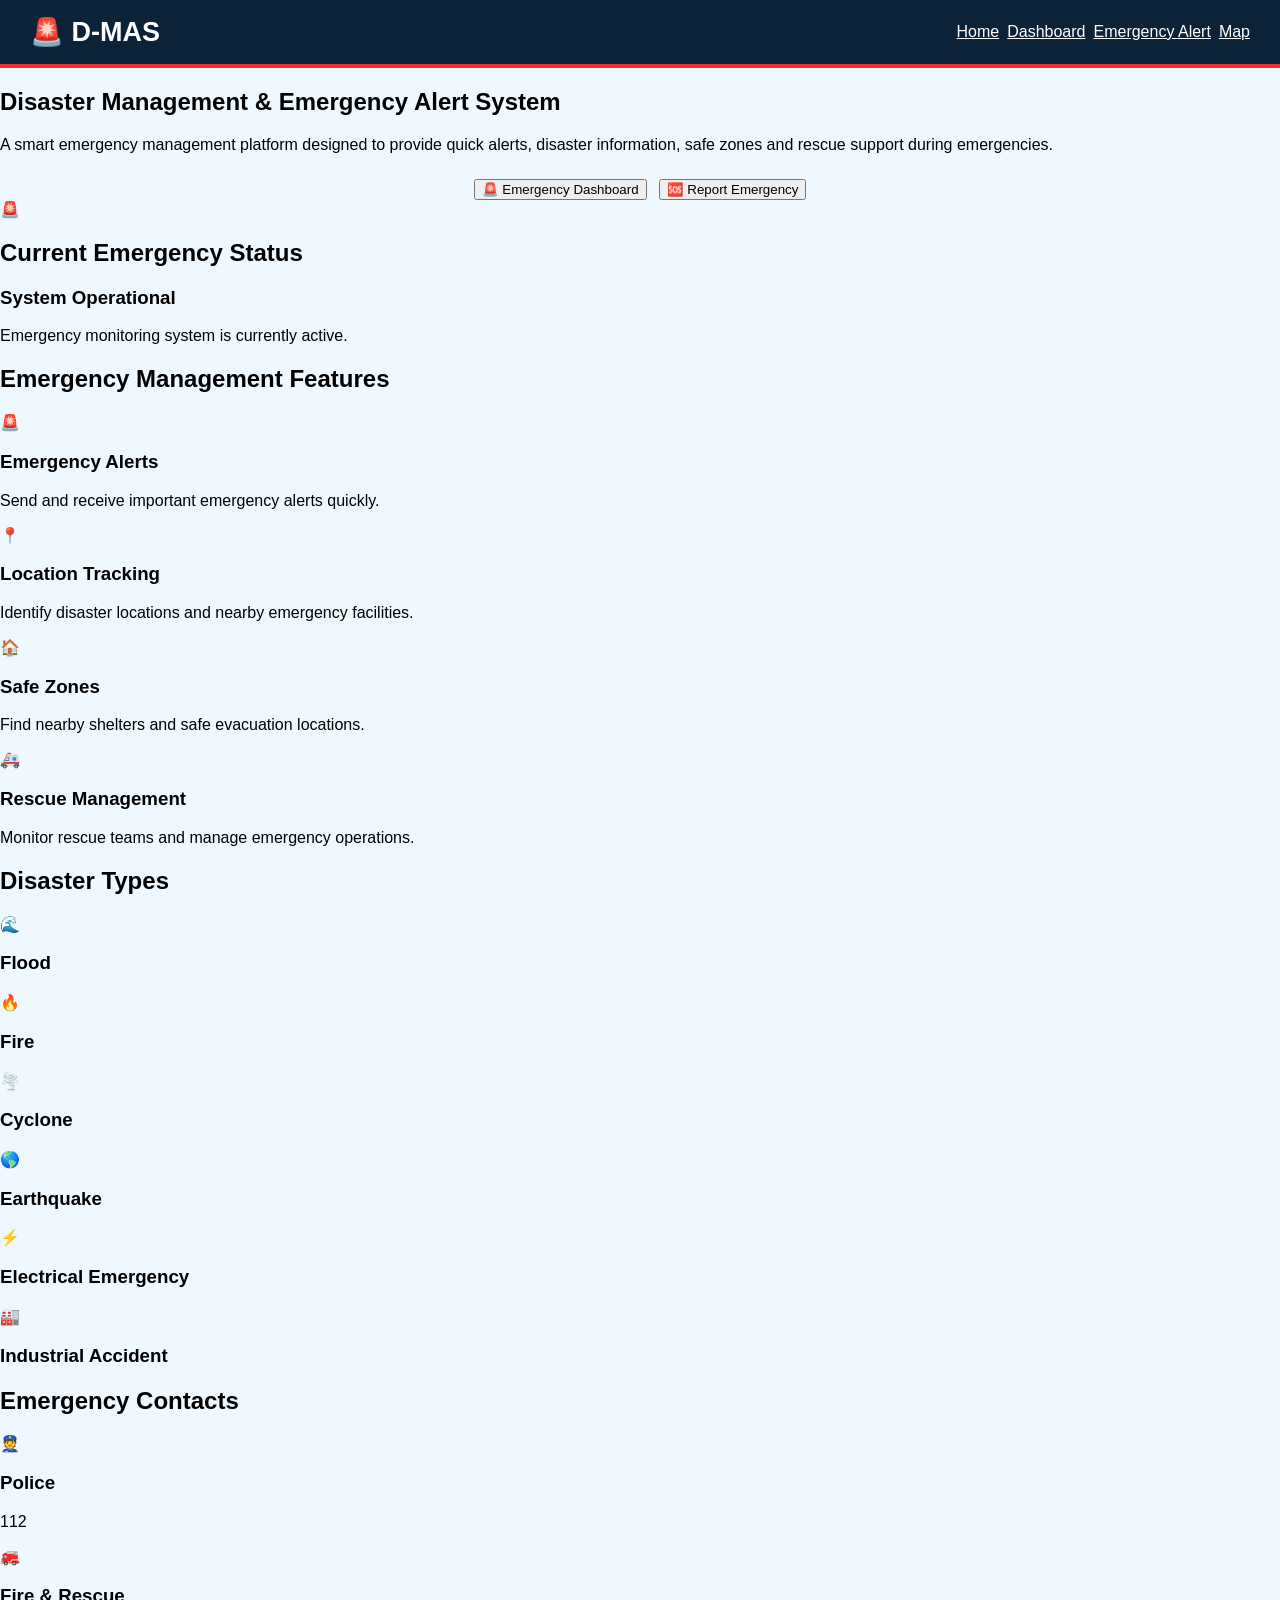
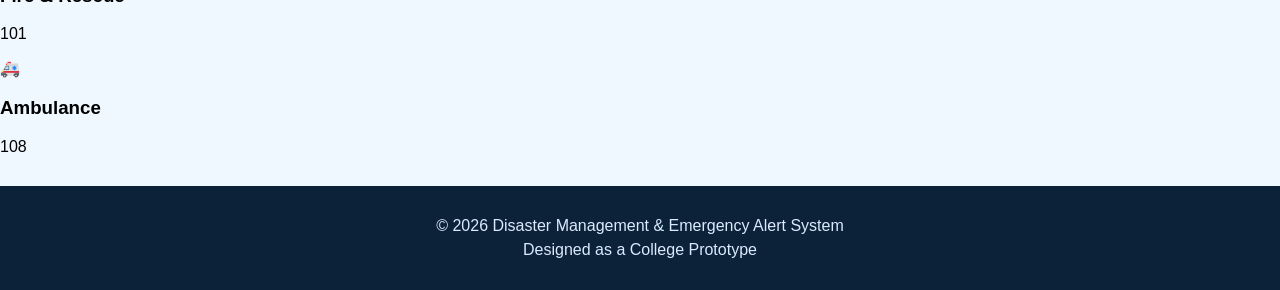
<file: index.html>
<!DOCTYPE html>
<html lang="en">
<head>
    <meta charset="UTF-8">
    <meta name="viewport" content="width=device-width, initial-scale=1.0">

    <title>Disaster Management System</title>

    <link rel="stylesheet" href="style.css">
</head>

<body>

    <!-- Header -->
    <header class="header">
        <div class="logo">
            🚨 D-MAS
        </div>

        <nav>
            <a href="index.html">Home</a>
            <a href="dashboard.html">Dashboard</a>
            <a href="alert.html">Emergency Alert</a>
            <a href="map.html">Map</a>
        </nav>
    </header>


    <!-- Hero Section -->
    <section class="hero">

        <div class="hero-content">

            <h1>
                Disaster Management &
                <span>Emergency Alert System</span>
            </h1>

            <p>
                A smart emergency management platform designed to
                provide quick alerts, disaster information, safe zones
                and rescue support during emergencies.
            </p>

            <div class="hero-buttons">

                <button onclick="openDashboard()">
                    🚨 Emergency Dashboard
                </button>

                <button class="secondary-btn"
                        onclick="openAlert()">
                    🆘 Report Emergency
                </button>

            </div>

        </div>

        <div class="hero-icon">
            🚨
        </div>

    </section>


    <!-- Emergency Status -->
    <section class="status-section">

        <h2>Current Emergency Status</h2>

        <div class="status-card">

            <div class="status-indicator"></div>

            <div>
                <h3>System Operational</h3>
                <p>
                    Emergency monitoring system is currently active.
                </p>
            </div>

        </div>

    </section>


    <!-- Features -->
    <section class="features">

        <h2>Emergency Management Features</h2>

        <div class="feature-container">

            <div class="feature-card">
                <div class="icon">🚨</div>
                <h3>Emergency Alerts</h3>
                <p>
                    Send and receive important emergency alerts
                    quickly.
                </p>
            </div>


            <div class="feature-card">
                <div class="icon">📍</div>
                <h3>Location Tracking</h3>
                <p>
                    Identify disaster locations and nearby
                    emergency facilities.
                </p>
            </div>


            <div class="feature-card">
                <div class="icon">🏠</div>
                <h3>Safe Zones</h3>
                <p>
                    Find nearby shelters and safe evacuation
                    locations.
                </p>
            </div>


            <div class="feature-card">
                <div class="icon">🚑</div>
                <h3>Rescue Management</h3>
                <p>
                    Monitor rescue teams and manage emergency
                    operations.
                </p>
            </div>

        </div>

    </section>


    <!-- Disaster Types -->
    <section class="disasters">

        <h2>Disaster Types</h2>

        <div class="disaster-container">

            <div class="disaster-card">
                🌊
                <h3>Flood</h3>
            </div>

            <div class="disaster-card">
                🔥
                <h3>Fire</h3>
            </div>

            <div class="disaster-card">
                🌪️
                <h3>Cyclone</h3>
            </div>

            <div class="disaster-card">
                🌎
                <h3>Earthquake</h3>
            </div>

            <div class="disaster-card">
                ⚡
                <h3>Electrical Emergency</h3>
            </div>

            <div class="disaster-card">
                🏭
                <h3>Industrial Accident</h3>
            </div>

        </div>

    </section>


    <!-- Emergency Numbers -->
    <section class="emergency-section">

        <h2>Emergency Contacts</h2>

        <div class="contact-container">

            <div class="contact-card">
                👮
                <h3>Police</h3>
                <p>112</p>
            </div>

            <div class="contact-card">
                🚒
                <h3>Fire & Rescue</h3>
                <p>101</p>
            </div>

            <div class="contact-card">
                🚑
                <h3>Ambulance</h3>
                <p>108</p>
            </div>

        </div>

    </section>


    <!-- Footer -->
    <footer>

        <p>
            © 2026 Disaster Management & Emergency Alert System
        </p>

        <p>
            Designed as a College Prototype
        </p>

    </footer>


    <script src="script.js"></script>

</body>
</html>
</file>
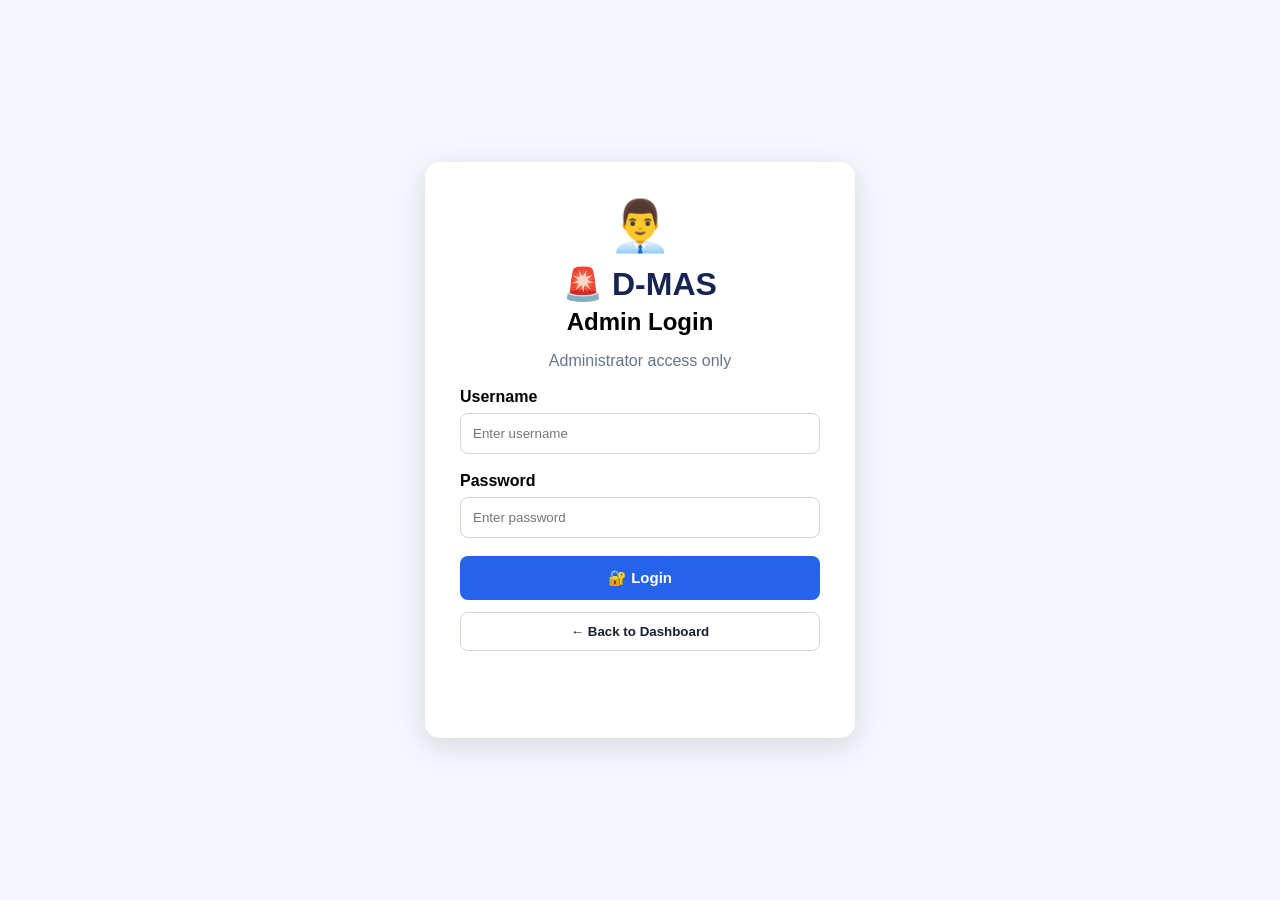
<file: admin-login.html>
<!DOCTYPE html>
<html lang="en">

<head>

    <meta charset="UTF-8">

    <meta name="viewport"
          content="width=device-width, initial-scale=1.0">

    <title>D-MAS Admin Login</title>

    <link rel="stylesheet" href="style.css">

</head>


<body>


    <!-- =========================
         ADMIN LOGIN
    ========================== -->

    <div class="admin-login-page">


        <div class="admin-login-card">


            <!-- ICON -->

            <div class="admin-login-icon">
                👨‍💼
            </div>


            <!-- TITLE -->

            <h1>
                🚨 D-MAS
            </h1>

            <h2>
                Admin Login
            </h2>

            <p>
                Administrator access only
            </p>


            <!-- LOGIN FORM -->

            <form onsubmit="adminLogin(event)">


                <!-- USERNAME -->

                <div class="login-field">

                    <label for="adminUsername">
                        Username
                    </label>

                    <input
                        type="text"
                        id="adminUsername"
                        placeholder="Enter username"
                        required
                    >

                </div>



                <!-- PASSWORD -->

                <div class="login-field">

                    <label for="adminPassword">
                        Password
                    </label>

                    <input
                        type="password"
                        id="adminPassword"
                        placeholder="Enter password"
                        required
                    >

                </div>



                <!-- LOGIN BUTTON -->

                <button
                    type="submit"
                    class="admin-login-btn">

                    🔐 Login

                </button>


            </form>


            <!-- BACK BUTTON -->

            <button
                type="button"
                class="back-dashboard-btn"
                onclick="openDashboard()">

                ← Back to Dashboard

            </button>


            <!-- LOGIN MESSAGE -->

            <p
                id="loginMessage"
                class="login-message">
            </p>


        </div>

    </div>



    <!-- JAVASCRIPT -->

    <script src="script.js"></script>

</body>

</html>
</file>
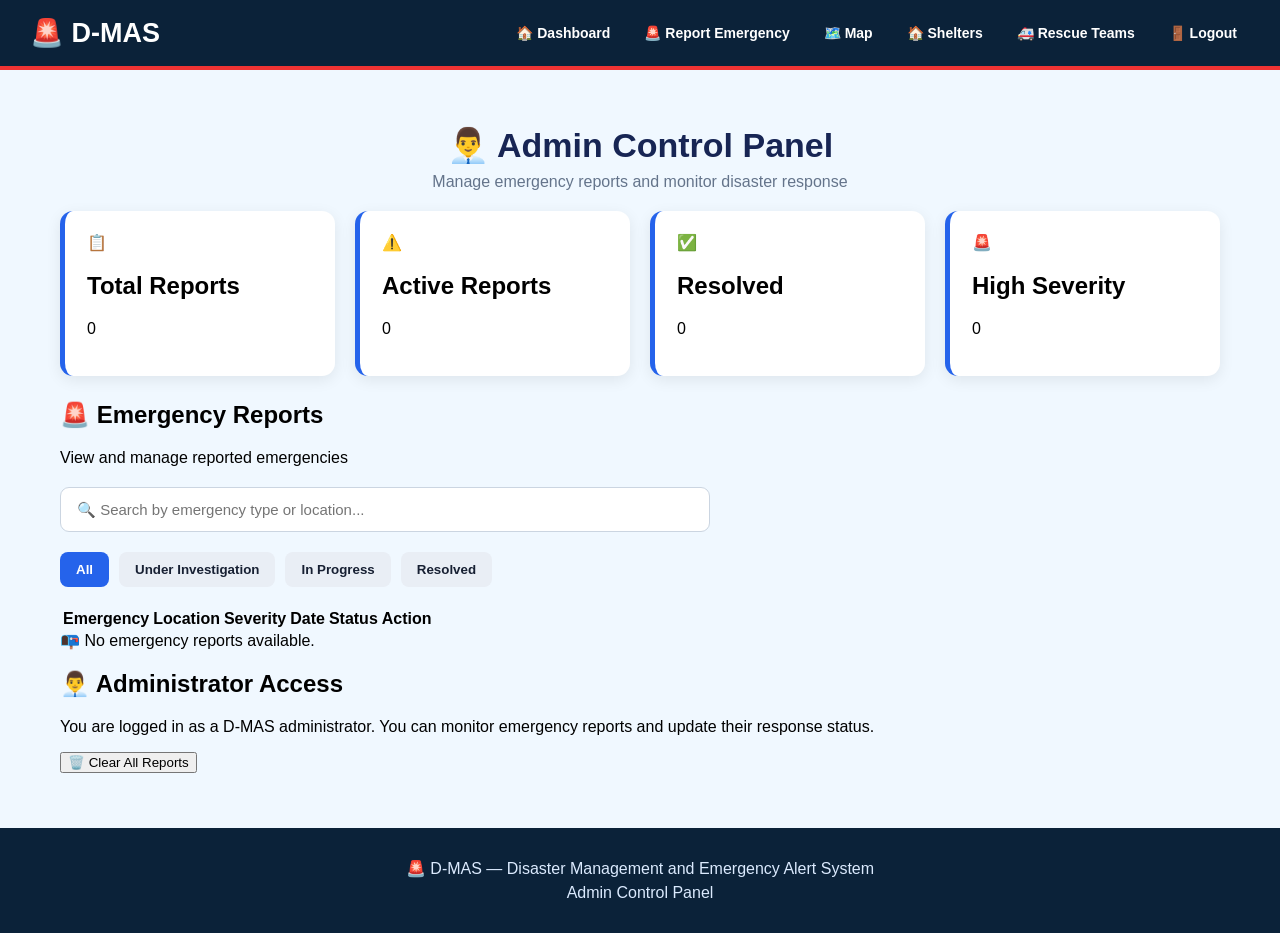
<file: admin.html>
<!DOCTYPE html>
<html lang="en">

<head>

    <meta charset="UTF-8">

    <meta name="viewport"
          content="width=device-width, initial-scale=1.0">

    <title>D-MAS Admin Panel</title>

    <link rel="stylesheet" href="style.css">

</head>

<body>

    <!-- ================= HEADER ================= -->

    <header class="main-header">

        <div class="logo">
            🚨 D-MAS
        </div>

        <nav class="main-nav">

            <button onclick="openDashboard()">
                🏠 Dashboard
            </button>

            <button onclick="openAlert()">
                🚨 Report Emergency
            </button>

            <button onclick="openMap()">
                🗺️ Map
            </button>

            <button onclick="openShelters()">
                🏠 Shelters
            </button>

            <button onclick="openRescue()">
                🚑 Rescue Teams
            </button>

            <button onclick="adminLogout()">
                🚪 Logout
            </button>

        </nav>

    </header>


    <!-- ================= MAIN ================= -->

    <main class="admin-container">

        <div class="page-title">

            <h1>
                👨‍💼 Admin Control Panel
            </h1>

            <p>
                Manage emergency reports and monitor disaster response
            </p>

        </div>


        <!-- ================= STATISTICS ================= -->

        <div class="admin-stats">

            <div class="admin-stat-card">

                <div class="stat-icon">
                    📋
                </div>

                <div>

                    <h2>Total Reports</h2>

                    <p id="adminTotalReports">
                        0
                    </p>

                </div>

            </div>


            <div class="admin-stat-card">

                <div class="stat-icon">
                    ⚠️
                </div>

                <div>

                    <h2>Active Reports</h2>

                    <p id="adminActiveReports">
                        0
                    </p>

                </div>

            </div>


            <div class="admin-stat-card">

                <div class="stat-icon">
                    ✅
                </div>

                <div>

                    <h2>Resolved</h2>

                    <p id="adminResolvedReports">
                        0
                    </p>

                </div>

            </div>


            <div class="admin-stat-card">

                <div class="stat-icon">
                    🚨
                </div>

                <div>

                    <h2>High Severity</h2>

                    <p id="adminHighSeverity">
                        0
                    </p>

                </div>

            </div>

        </div>


        <!-- ================= HIGH SEVERITY ALERT ================= -->

        <div
            id="highSeverityAlert"
            class="high-severity-alert">

            <div class="high-alert-icon">
                🚨
            </div>

            <div class="high-alert-content">

                <h3>
                    HIGH SEVERITY EMERGENCY
                </h3>

                <p id="highSeverityMessage">
                    A high severity emergency has been reported.
                </p>

            </div>

            <button
                onclick="closeHighSeverityAlert()"
                class="close-alert-btn">

                ✕

            </button>

        </div>


        <!-- ================= REPORTS ================= -->

        <section class="admin-reports-section">

            <div class="section-title">

                <h2>
                    🚨 Emergency Reports
                </h2>

                <p>
                    View and manage reported emergencies
                </p>

            </div>


            <!-- SEARCH -->

            <div class="admin-search-box">

                <input
                    type="text"
                    id="adminReportSearch"
                    placeholder="🔍 Search by emergency type or location..."
                    onkeyup="adminSearchReports()">

            </div>


            <!-- FILTERS -->

            <div class="admin-filters">

                <button
                    class="filter-btn active"
                    onclick="adminFilterReports('All', this)">

                    All

                </button>

                <button
                    class="filter-btn"
                    onclick="adminFilterReports('Under Investigation', this)">

                    Under Investigation

                </button>

                <button
                    class="filter-btn"
                    onclick="adminFilterReports('In Progress', this)">

                    In Progress

                </button>

                <button
                    class="filter-btn"
                    onclick="adminFilterReports('Resolved', this)">

                    Resolved

                </button>

            </div>


            <!-- TABLE -->

            <div class="admin-table-container">

                <table class="admin-reports-table">

                    <thead>

                        <tr>

                            <th>Emergency</th>

                            <th>Location</th>

                            <th>Severity</th>

                            <th>Date</th>

                            <th>Status</th>

                            <th>Action</th>

                        </tr>

                    </thead>

                    <tbody id="adminReportTable">

                    </tbody>

                </table>

            </div>


            <div
                id="adminNoReports"
                class="admin-no-reports">

                📭 No emergency reports available.

            </div>

        </section>


        <!-- ================= ADMIN INFO ================= -->

        <section class="admin-info">

            <h2>
                👨‍💼 Administrator Access
            </h2>

            <p>
                You are logged in as a D-MAS administrator.
                You can monitor emergency reports and update their response status.
            </p>

        </section>


        <!-- ================= CLEAR REPORTS ================= -->

        <div class="admin-clear-section">

            <button
                onclick="clearEmergencyReports()"
                class="clear-reports-btn">

                🗑️ Clear All Reports

            </button>

        </div>

    </main>


    <!-- ================= FOOTER ================= -->

    <footer class="main-footer">

        <p>
            🚨 D-MAS — Disaster Management and Emergency Alert System
        </p>

        <p>
            Admin Control Panel
        </p>

    </footer>


    <script src="script.js"></script>


    <script>

        var currentAdminFilter = "All";


        function adminGetReports() {

            try {

                return JSON.parse(
                    localStorage.getItem("disasterReports")
                ) || [];

            } catch (error) {

                return [];

            }

        }


        function adminIcon(type) {

            var value =
                String(type || "").toLowerCase();

            if (value.includes("flood"))
                return "🌊";

            if (value.includes("fire"))
                return "🔥";

            if (value.includes("cyclone"))
                return "🌀";

            if (value.includes("earthquake"))
                return "🌎";

            if (value.includes("hacking"))
                return "💻";

            return "🚨";

        }


        function adminRenderReports() {

            var table =
                document.getElementById("adminReportTable");

            var noReports =
                document.getElementById("adminNoReports");

            if (!table) return;


            var reports =
                adminGetReports();


            table.innerHTML = "";


            var searchInput =
                document.getElementById("adminReportSearch");

            var searchText =
                searchInput
                    ? searchInput.value.toLowerCase().trim()
                    : "";


            var visibleCount = 0;
            var activeCount = 0;
            var resolvedCount = 0;
            var highCount = 0;


            reports.forEach(function(report) {

                var status =
                    report.status || "Under Investigation";


                if (status === "Resolved") {

                    resolvedCount++;

                } else {

                    activeCount++;

                }


                if (
                    String(report.severity)
                        .toLowerCase() === "high"
                ) {

                    highCount++;

                }


                if (
                    currentAdminFilter !== "All" &&
                    status !== currentAdminFilter
                ) {

                    return;

                }


                var searchData =
                    (
                        String(report.type || "") +
                        " " +
                        String(report.location || "") +
                        " " +
                        String(report.severity || "") +
                        " " +
                        status
                    ).toLowerCase();


                if (
                    searchText &&
                    !searchData.includes(searchText)
                ) {

                    return;

                }


                visibleCount++;


                var row =
                    document.createElement("tr");


                row.innerHTML = `

                    <td>
                        ${adminIcon(report.type)}
                        ${report.type || "Emergency"}
                    </td>

                    <td>
                        ${report.location || "Unknown"}
                    </td>

                    <td>
                        <span class="admin-severity ${
                            String(report.severity || "Medium")
                                .toLowerCase()
                        }">
                            ${report.severity || "Medium"}
                        </span>
                    </td>

                    <td>
                        ${report.date || "Just now"}
                    </td>

                    <td>
                        <span class="admin-status">
                            ${status}
                        </span>
                    </td>

                    <td>

                        <select
                            class="status-select"
                            onchange="adminChangeStatus(${report.id}, this.value)">

                            <option
                                value="Under Investigation"
                                ${status === "Under Investigation" ? "selected" : ""}>
                                Under Investigation
                            </option>

                            <option
                                value="In Progress"
                                ${status === "In Progress" ? "selected" : ""}>
                                In Progress
                            </option>

                            <option
                                value="Resolved"
                                ${status === "Resolved" ? "selected" : ""}>
                                Resolved
                            </option>

                        </select>

                    </td>

                `;


                table.appendChild(row);

            });


            document.getElementById(
                "adminTotalReports"
            ).innerText = reports.length;


            document.getElementById(
                "adminActiveReports"
            ).innerText = activeCount;


            document.getElementById(
                "adminResolvedReports"
            ).innerText = resolvedCount;


            document.getElementById(
                "adminHighSeverity"
            ).innerText = highCount;


            if (noReports) {

                noReports.style.display =
                    visibleCount === 0
                        ? "block"
                        : "none";

            }


            var alertBox =
                document.getElementById(
                    "highSeverityAlert"
                );

            var alertMessage =
                document.getElementById(
                    "highSeverityMessage"
                );


            if (
                alertBox &&
                highCount > 0
            ) {

                alertBox.style.display = "flex";

                alertMessage.innerText =
                    highCount +
                    " high severity emergency report(s) require attention.";

            } else if (alertBox) {

                alertBox.style.display = "none";

            }

        }


        function adminChangeStatus(id, newStatus) {

            var reports =
                adminGetReports();


            reports.forEach(function(report) {

                if (String(report.id) === String(id)) {

                    report.status = newStatus;

                }

            });


            localStorage.setItem(
                "disasterReports",
                JSON.stringify(reports)
            );


            adminRenderReports();

        }


        function adminSearchReports() {

            adminRenderReports();

        }


        function adminFilterReports(filter, button) {

            currentAdminFilter = filter;


            var buttons =
                document.querySelectorAll(
                    ".filter-btn"
                );


            buttons.forEach(function(btn) {

                btn.classList.remove("active");

            });


            if (button) {

                button.classList.add("active");

            }


            adminRenderReports();

        }


        function closeHighSeverityAlert() {

            var box =
                document.getElementById(
                    "highSeverityAlert"
                );

            if (box) {

                box.style.display = "none";

            }

        }


        function adminPageLogout() {

            sessionStorage.removeItem(
                "adminLoggedIn"
            );

            window.location.href =
                "admin-login.html";

        }


        window.addEventListener(
            "DOMContentLoaded",
            function() {

                adminRenderReports();

            }
        );

    </script>

</body>

</html>
</file>
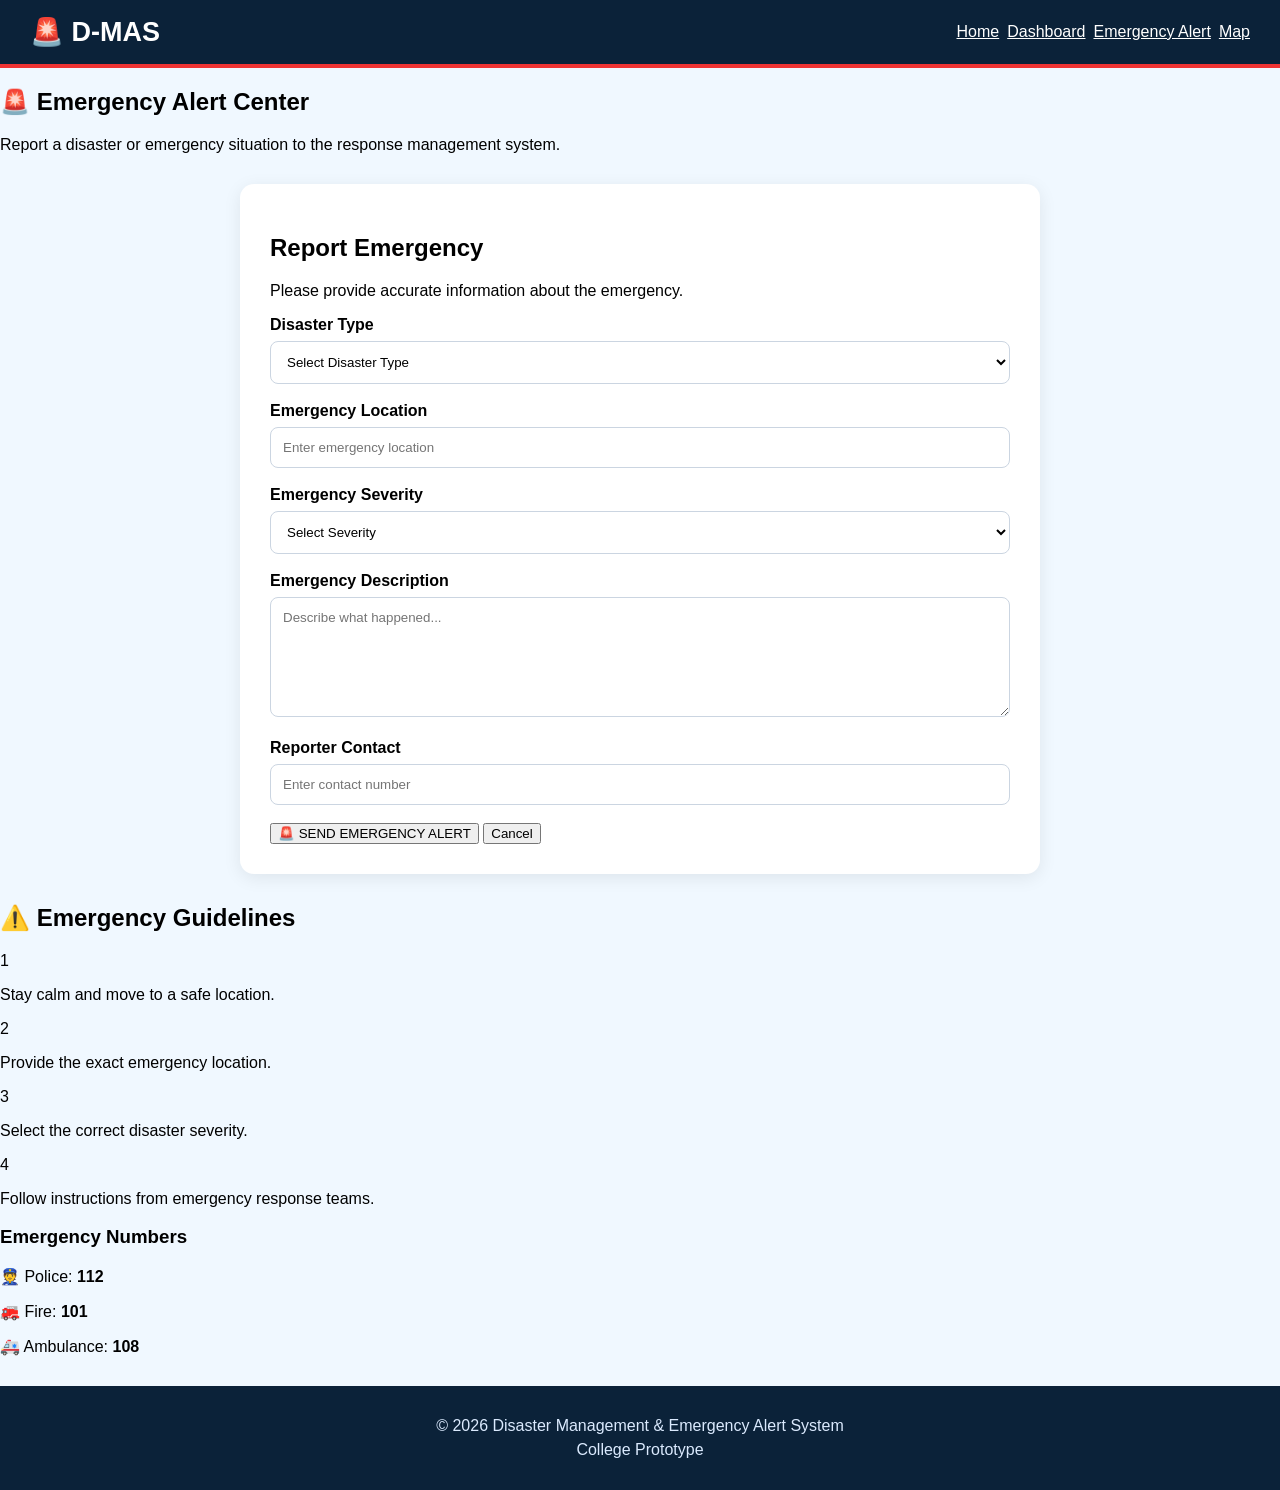
<file: alert.html>
<!DOCTYPE html>
<html lang="en">

<head>

    <meta charset="UTF-8">

    <meta name="viewport"
          content="width=device-width, initial-scale=1.0">

    <title>Emergency Alert</title>

    <link rel="stylesheet"
          href="style.css">

</head>


<body>


<!-- ======================================
     HEADER
====================================== -->

<header class="header">

    <div class="logo">
        🚨 D-MAS
    </div>


    <nav>

        <a href="index.html">
            Home
        </a>

        <a href="dashboard.html">
            Dashboard
        </a>

        <a href="alert.html">
            Emergency Alert
        </a>

        <a href="map.html">
            Map
        </a>

    </nav>

</header>



<!-- ======================================
     PAGE HEADER
====================================== -->

<section class="alert-page-header">

    <h1>
        🚨 Emergency Alert Center
    </h1>

    <p>
        Report a disaster or emergency situation
        to the response management system.
    </p>

</section>



<!-- ======================================
     ALERT SECTION
====================================== -->

<section class="alert-section">


    <!-- ==================================
         REPORT FORM CONTAINER
    =================================== -->

    <div class="alert-form-container">


        <!-- ==================================
             EXISTING EMERGENCY DETAILS
        =================================== -->

        <div id="emergencyDetails"
             style="display:none;">

            <div class="form-title">

                <h2>
                    🚨 Emergency Details
                </h2>

                <p>
                    Details of the selected emergency report.
                </p>

            </div>


            <!-- Emergency Type -->

            <div class="form-group">

                <label>
                    Disaster Type
                </label>

                <div id="detailType">
                    -
                </div>

            </div>


            <!-- Location -->

            <div class="form-group">

                <label>
                    Emergency Location
                </label>

                <div id="detailLocation">
                    -
                </div>

            </div>


            <!-- Severity -->

            <div class="form-group">

                <label>
                    Emergency Severity
                </label>

                <div id="detailSeverity">
                    -
                </div>

            </div>


            <!-- Description -->

            <div class="form-group">

                <label>
                    Emergency Description
                </label>

                <div id="detailDescription">
                    -
                </div>

            </div>


            <!-- Contact -->

            <div class="form-group">

                <label>
                    Reporter Contact
                </label>

                <div id="detailContact">
                    -
                </div>

            </div>


            <!-- Date -->

            <div class="form-group">

                <label>
                    Date & Time
                </label>

                <div id="detailDate">
                    -
                </div>

            </div>


            <!-- Status -->

            <div class="form-group">

                <label>
                    Current Status
                </label>

                <div id="detailStatus">
                    -
                </div>

            </div>


            <!-- DETAILS BUTTONS -->

            <div class="form-buttons">


                <button
                    type="button"
                    class="send-alert-btn"
                    onclick="openMap()">

                    🗺️ VIEW LOCATION ON MAP

                </button>


                <button
                    type="button"
                    class="send-alert-btn"
                    onclick="newIncidentReport()">

                    📝 NEW INCIDENT REPORT

                </button>


                <button
                    type="button"
                    class="cancel-btn"
                    onclick="openDashboard()">

                    ← BACK TO DASHBOARD

                </button>


            </div>

        </div>



        <!-- ==================================
             NEW INCIDENT REPORT FORM
        =================================== -->

        <div id="reportSection">


            <div class="form-title">

                <h2>
                    Report Emergency
                </h2>

                <p>
                    Please provide accurate information
                    about the emergency.
                </p>

            </div>



            <form id="emergencyForm">


                <!-- DISASTER TYPE -->

                <div class="form-group">

                    <label for="disasterType">
                        Disaster Type
                    </label>


                    <select
                        id="disasterType"
                        required>

                        <option value="">
                            Select Disaster Type
                        </option>

                        <option value="Flood">
                            🌊 Flood
                        </option>

                        <option value="Fire">
                            🔥 Fire
                        </option>

                        <option value="Cyclone">
                            🌪️ Cyclone
                        </option>

                        <option value="Earthquake">
                            🌎 Earthquake
                        </option>

                        <option value="Electrical Emergency">
                            ⚡ Electrical Emergency
                        </option>

                        <option value="Industrial Accident">
                            🏭 Industrial Accident
                        </option>

                        <option value="Other">
                            ⚠️ Other Emergency
                        </option>

                    </select>

                </div>



                <!-- LOCATION -->

                <div class="form-group">

                    <label for="location">
                        Emergency Location
                    </label>


                    <input
                        type="text"
                        id="location"
                        placeholder="Enter emergency location"
                        required
                    >

                </div>



                <!-- SEVERITY -->

                <div class="form-group">

                    <label for="severity">
                        Emergency Severity
                    </label>


                    <select
                        id="severity"
                        required>

                        <option value="">
                            Select Severity
                        </option>

                        <option value="Low">
                            🟢 Low
                        </option>

                        <option value="Medium">
                            🟡 Medium
                        </option>

                        <option value="High">
                            🔴 High
                        </option>

                    </select>

                </div>



                <!-- DESCRIPTION -->

                <div class="form-group">

                    <label for="description">
                        Emergency Description
                    </label>


                    <textarea
                        id="description"
                        rows="6"
                        placeholder="Describe what happened..."
                        required
                    ></textarea>

                </div>



                <!-- CONTACT -->

                <div class="form-group">

                    <label for="contact">
                        Reporter Contact
                    </label>


                    <input
                        type="text"
                        id="contact"
                        placeholder="Enter contact number"
                    >

                </div>



                <!-- BUTTONS -->

                <div class="form-buttons">


                    <button
                        type="submit"
                        class="send-alert-btn">

                        🚨 SEND EMERGENCY ALERT

                    </button>


                    <button
                        type="button"
                        class="cancel-btn"
                        onclick="goHome()">

                        Cancel

                    </button>


                </div>


            </form>

        </div>

    </div>



    <!-- ==================================
         INFORMATION BOX
    =================================== -->

    <div class="alert-info">

        <h2>
            ⚠️ Emergency Guidelines
        </h2>


        <div class="guideline">

            <span>1</span>

            <p>
                Stay calm and move to a safe location.
            </p>

        </div>


        <div class="guideline">

            <span>2</span>

            <p>
                Provide the exact emergency location.
            </p>

        </div>


        <div class="guideline">

            <span>3</span>

            <p>
                Select the correct disaster severity.
            </p>

        </div>


        <div class="guideline">

            <span>4</span>

            <p>
                Follow instructions from emergency
                response teams.
            </p>

        </div>


        <div class="emergency-numbers">

            <h3>
                Emergency Numbers
            </h3>

            <p>
                👮 Police: <b>112</b>
            </p>

            <p>
                🚒 Fire: <b>101</b>
            </p>

            <p>
                🚑 Ambulance: <b>108</b>
            </p>

        </div>

    </div>

</section>



<!-- ======================================
     FOOTER
====================================== -->

<footer>

    <p>
        © 2026 Disaster Management &
        Emergency Alert System
    </p>

    <p>
        College Prototype
    </p>

</footer>



<script src="script.js"></script>



<script>


// ======================================
// LOAD SELECTED EMERGENCY
// ======================================

function loadSelectedEmergency() {

    const selectedId =
        localStorage.getItem(
            "selectedEmergencyId"
        );


    // No selected incident
    // Show new report form

    if (!selectedId) {

        showReportForm();

        return;

    }


    const reports =
        JSON.parse(
            localStorage.getItem(
                "disasterReports"
            )
        ) || [];


    const report =
        reports.find(function(item) {

            return String(item.id) ===
                   String(selectedId);

        });


    // Report not found

    if (!report) {

        localStorage.removeItem(
            "selectedEmergencyId"
        );

        showReportForm();

        return;

    }


    // ==================================
    // SHOW DETAILS
    // ==================================

    document.getElementById(
        "reportSection"
    ).style.display = "none";


    document.getElementById(
        "emergencyDetails"
    ).style.display = "block";


    document.getElementById(
        "detailType"
    ).innerText =
        report.type || "-";


    document.getElementById(
        "detailLocation"
    ).innerText =
        report.location || "-";


    document.getElementById(
        "detailSeverity"
    ).innerText =
        report.severity || "-";


    document.getElementById(
        "detailDescription"
    ).innerText =
        report.description || "-";


    document.getElementById(
        "detailContact"
    ).innerText =
        report.contact || "Not provided";


    document.getElementById(
        "detailDate"
    ).innerText =
        report.date || "-";


    document.getElementById(
        "detailStatus"
    ).innerText =
        report.status ||
        "Under Investigation";

}



// ======================================
// SHOW NEW REPORT FORM
// ======================================

function showReportForm() {

    document.getElementById(
        "emergencyDetails"
    ).style.display = "none";


    document.getElementById(
        "reportSection"
    ).style.display = "block";

}



// ======================================
// NEW INCIDENT REPORT
// ======================================

function newIncidentReport() {

    // Remove selected incident only

    localStorage.removeItem(
        "selectedEmergencyId"
    );


    // Show form

    showReportForm();


    // Reset form

    const form =
        document.getElementById(
            "emergencyForm"
        );


    if (form) {

        form.reset();

    }


    // Scroll to form

    window.scrollTo({
        top: 0,
        behavior: "smooth"
    });

}



// ======================================
// SUBMIT NEW EMERGENCY REPORT
// ======================================

document.getElementById(
    "emergencyForm"
).addEventListener(
    "submit",
    function(event) {

        event.preventDefault();


        const type =
            document.getElementById(
                "disasterType"
            ).value;


        const location =
            document.getElementById(
                "location"
            ).value.trim();


        const severity =
            document.getElementById(
                "severity"
            ).value;


        const description =
            document.getElementById(
                "description"
            ).value.trim();


        const contact =
            document.getElementById(
                "contact"
            ).value.trim();



        // ==================================
        // VALIDATION
        // ==================================

        if (
            type === "" ||
            location === "" ||
            severity === "" ||
            description === ""
        ) {

            alert(
                "⚠️ Please fill all required fields."
            );

            return;

        }


        // Contact validation

        if (
            contact !== "" &&
            !/^[0-9]{10}$/.test(contact)
        ) {

            alert(
                "⚠️ Please enter a valid 10-digit contact number."
            );

            return;

        }



        // ==================================
        // CREATE REPORT
        // ==================================

        const report = {

            id: Date.now(),

            type: type,

            location: location,

            severity: severity,

            description: description,

            contact: contact,

            date:
                new Date().toLocaleString(),

            status:
                "Under Investigation"

        };



        // ==================================
        // GET OLD REPORTS
        // ==================================

        let reports =
            JSON.parse(
                localStorage.getItem(
                    "disasterReports"
                )
            ) || [];



        // ==================================
        // ADD NEW REPORT
        // ==================================

        reports.push(report);



        // ==================================
        // SAVE REPORT
        // ==================================

        localStorage.setItem(
            "disasterReports",
            JSON.stringify(reports)
        );


        localStorage.setItem(
            "latestEmergencyId",
            report.id
        );


        // Remove selected old incident

        localStorage.removeItem(
            "selectedEmergencyId"
        );



        // ==================================
        // SUCCESS
        // ==================================

        alert(
            "🚨 EMERGENCY ALERT SENT!\n\n" +

            "Disaster: " + type +

            "\nLocation: " + location +

            "\nSeverity: " + severity +

            "\n\nResponse team has been notified."
        );



        // ==================================
        // GO DASHBOARD
        // ==================================

        window.location.href =
            "dashboard.html";

    }
);



// ======================================
// PAGE LOAD
// ======================================

document.addEventListener(
    "DOMContentLoaded",
    function() {

        loadSelectedEmergency();

    }
);


</script>


</body>

</html>
</file>
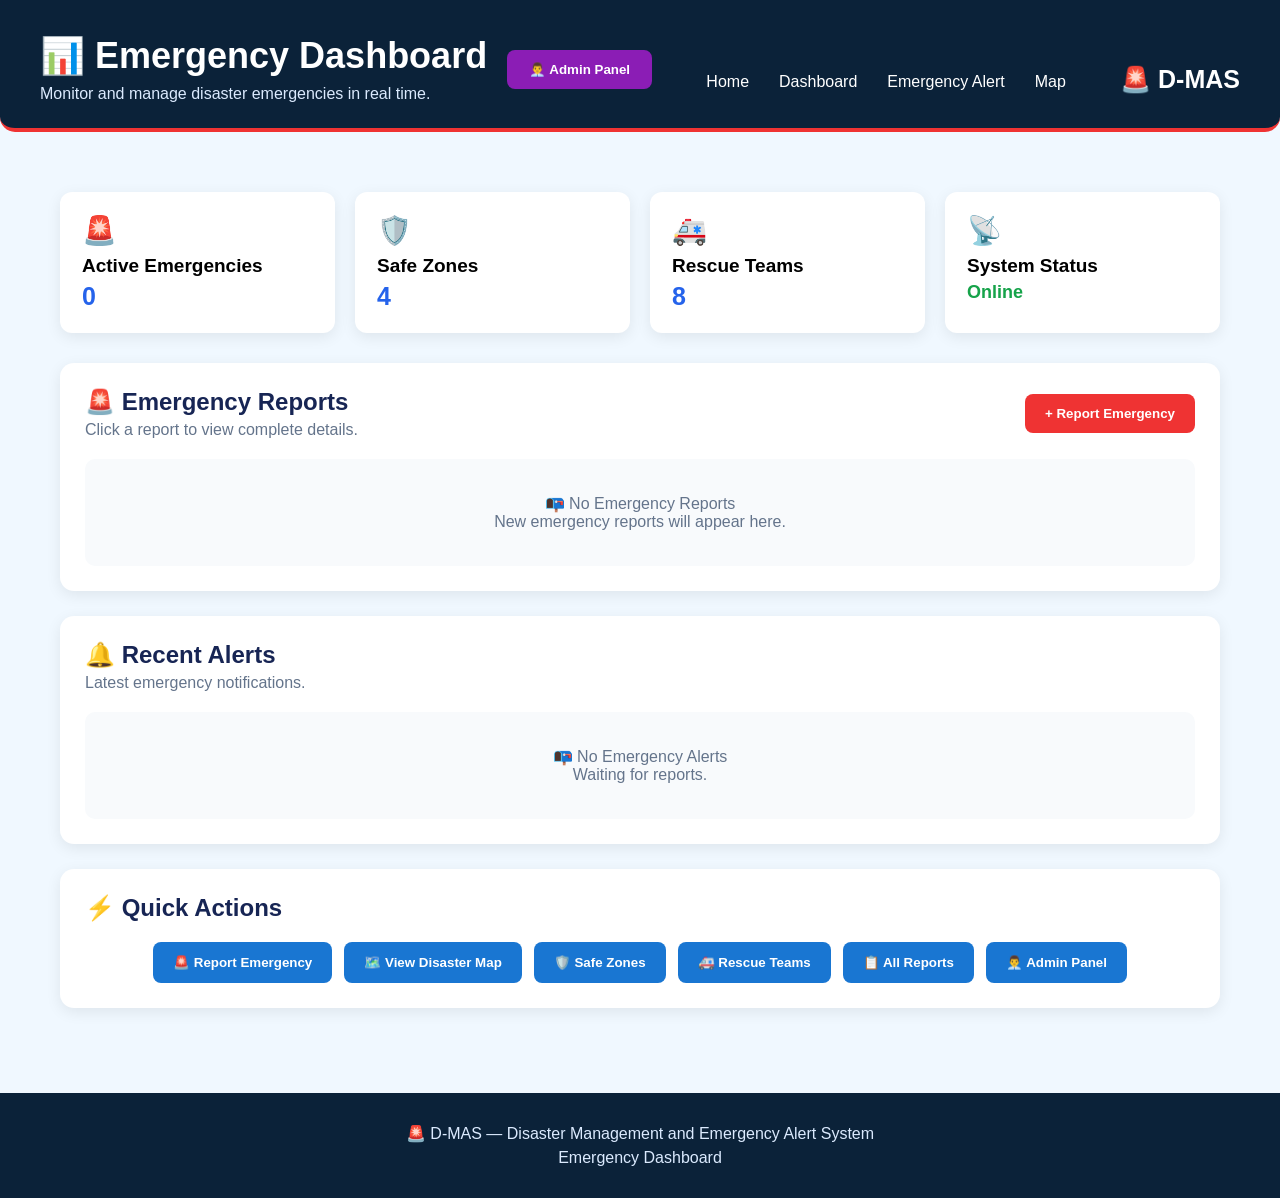
<file: dashboard.html>
<!DOCTYPE html>
<html lang="en">

<head>

    <meta charset="UTF-8">

    <meta name="viewport"
          content="width=device-width, initial-scale=1.0">

    <title>D-MAS Emergency Dashboard</title>

    <link rel="stylesheet" href="style.css">

    <style>

        /* ================= DASHBOARD ================= */

        .dashboard-container {
            max-width: 1200px;
            margin: 0 auto;
            padding: 30px 20px;
        }

        .dashboard-header {
            background: #0b2239;
            color: white;
            padding: 35px 40px 25px;
            border-radius: 0 0 15px 15px;
        }

        .dashboard-title {
            display: flex;
            justify-content: space-between;
            align-items: center;
            gap: 20px;
        }

        .dashboard-title h1 {
            margin: 0;
            font-size: 36px;
        }

        .dashboard-title p {
            margin: 8px 0 0;
            color: #dbeafe;
        }

        .admin-btn {
            padding: 12px 22px;
            border: none;
            border-radius: 8px;
            background: #8b1db5;
            color: white;
            font-weight: bold;
            cursor: pointer;
        }

        .admin-btn:hover {
            opacity: 0.9;
        }

        .dashboard-nav {
            display: flex;
            justify-content: flex-end;
            gap: 30px;
            margin-top: 25px;
        }

        .dashboard-nav a {
            color: white;
            text-decoration: none;
            cursor: pointer;
        }

        /* ================= STATS ================= */

        .dashboard-stats {
            display: grid;
            grid-template-columns: repeat(4, 1fr);
            gap: 20px;
            margin: 30px 0;
        }

        .dashboard-stat {
            background: white;
            padding: 22px;
            border-radius: 12px;
            box-shadow: 0 4px 15px rgba(0,0,0,0.08);
        }

        .dashboard-stat .icon {
            font-size: 28px;
        }

        .dashboard-stat h3 {
            margin: 8px 0 5px;
            font-size: 19px;
        }

        .dashboard-stat .number {
            font-size: 25px;
            font-weight: bold;
            color: #2563eb;
        }

        .online {
            color: #16a34a !important;
            font-size: 18px !important;
        }

        /* ================= REPORT SECTION ================= */

        .dashboard-section {
            background: white;
            padding: 25px;
            margin-bottom: 25px;
            border-radius: 14px;
            box-shadow: 0 4px 15px rgba(0,0,0,0.08);
        }

        .section-heading {
            display: flex;
            justify-content: space-between;
            align-items: center;
            margin-bottom: 20px;
        }

        .section-heading h2 {
            margin: 0;
            color: #172554;
        }

        .section-heading p {
            margin: 5px 0 0;
            color: #64748b;
        }

        .report-btn {
            padding: 12px 20px;
            border: none;
            border-radius: 8px;
            background: #ef3333;
            color: white;
            font-weight: bold;
            cursor: pointer;
        }

        /* ================= REPORT TABLE ================= */

        .dashboard-table-wrapper {
            width: 100%;
            overflow-x: auto;
        }

        .dashboard-table {
            width: 100%;
            min-width: 750px;
            border-collapse: collapse;
        }

        .dashboard-table th {
            background: #f1f5f9;
            padding: 14px;
            text-align: left;
            color: #172033;
        }

        .dashboard-table td {
            padding: 14px;
            border-bottom: 1px solid #e5e7eb;
        }

        .dashboard-table tbody tr:hover {
            background: #f8fafc;
        }

        .report-row {
            cursor: pointer;
        }

        .severity {
            display: inline-block;
            padding: 5px 10px;
            border-radius: 20px;
            font-size: 13px;
            font-weight: bold;
        }

        .severity.high {
            background: #fee2e2;
            color: #dc2626;
        }

        .severity.medium {
            background: #fef3c7;
            color: #d97706;
        }

        .severity.low {
            background: #dcfce7;
            color: #16a34a;
        }

        .status {
            font-weight: 600;
        }

        .empty-reports {
            text-align: center;
            padding: 35px;
            color: #64748b;
            background: #f8fafc;
            border-radius: 10px;
        }

        /* ================= RECENT ALERTS ================= */

        .alert-list {
            display: grid;
            gap: 12px;
        }

        .alert-item {
            display: flex;
            align-items: center;
            gap: 15px;
            padding: 15px;
            border-radius: 10px;
            background: #f8fafc;
            border-left: 4px solid #2563eb;
        }

        .alert-icon {
            font-size: 25px;
        }

        .alert-content {
            flex: 1;
        }

        .alert-content strong {
            display: block;
            color: #172033;
        }

        .alert-content span {
            color: #64748b;
            font-size: 14px;
        }

        /* ================= QUICK ACTIONS ================= */

        .quick-actions {
            display: flex;
            flex-wrap: wrap;
            gap: 12px;
            justify-content: center;
        }

        .quick-actions button {
            padding: 13px 20px;
            border: none;
            border-radius: 8px;
            background: #1976d2;
            color: white;
            font-weight: bold;
            cursor: pointer;
        }

        .quick-actions button:hover {
            opacity: 0.9;
        }

        /* ================= MOBILE ================= */

        @media (max-width: 900px) {

            .dashboard-stats {
                grid-template-columns: repeat(2, 1fr);
            }

        }

        @media (max-width: 600px) {

            .dashboard-title {
                flex-direction: column;
                align-items: flex-start;
            }

            .dashboard-title h1 {
                font-size: 28px;
            }

            .dashboard-nav {
                justify-content: flex-start;
                flex-wrap: wrap;
                gap: 15px;
            }

            .dashboard-stats {
                grid-template-columns: 1fr;
            }

            .section-heading {
                flex-direction: column;
                align-items: flex-start;
                gap: 15px;
            }

        }

    </style>

</head>


<body>


    <!-- ================= HEADER ================= -->

    <header class="dashboard-header">

        <div class="dashboard-title">

            <div>

                <h1>
                    📊 Emergency Dashboard
                </h1>

                <p>
                    Monitor and manage disaster emergencies in real time.
                </p>

            </div>


            <button
                class="admin-btn"
                onclick="openAdminLogin()">

                👨‍💼 Admin Panel

            </button>

        </div>


        <div class="dashboard-nav">

            <a onclick="goHome()">
                Home
            </a>

            <a onclick="openDashboard()">
                Dashboard
            </a>

            <a onclick="openAlert()">
                Emergency Alert
            </a>

            <a onclick="openMap()">
                Map
            </a>

        </div>


        <div style="margin-top:20px;font-size:25px;font-weight:bold;">
            🚨 D-MAS
        </div>

    </header>



    <!-- ================= MAIN ================= -->

    <main class="dashboard-container">


        <!-- ================= STATISTICS ================= -->

        <section class="dashboard-stats">


            <div class="dashboard-stat">

                <div class="icon">
                    🚨
                </div>

                <h3>
                    Active Emergencies
                </h3>

                <div
                    id="dashboardActiveReports"
                    class="number">

                    0

                </div>

            </div>


            <div class="dashboard-stat">

                <div class="icon">
                    🛡️
                </div>

                <h3>
                    Safe Zones
                </h3>

                <div class="number">
                    4
                </div>

            </div>


            <div class="dashboard-stat">

                <div class="icon">
                    🚑
                </div>

                <h3>
                    Rescue Teams
                </h3>

                <div class="number">
                    8
                </div>

            </div>


            <div class="dashboard-stat">

                <div class="icon">
                    📡
                </div>

                <h3>
                    System Status
                </h3>

                <div class="number online">
                    Online
                </div>

            </div>


        </section>



        <!-- ================= EMERGENCY REPORTS ================= -->

        <section class="dashboard-section">


            <div class="section-heading">

                <div>

                    <h2>
                        🚨 Emergency Reports
                    </h2>

                    <p>
                        Click a report to view complete details.
                    </p>

                </div>


                <button
                    class="report-btn"
                    onclick="openAlert()">

                    + Report Emergency

                </button>

            </div>


            <div
                id="dashboardReportsArea"
                class="dashboard-table-wrapper">

            </div>


        </section>



        <!-- ================= RECENT ALERTS ================= -->

        <section class="dashboard-section">


            <div class="section-heading">

                <div>

                    <h2>
                        🔔 Recent Alerts
                    </h2>

                    <p>
                        Latest emergency notifications.
                    </p>

                </div>

            </div>


            <div
                id="dashboardRecentAlerts"
                class="alert-list">

            </div>


        </section>



        <!-- ================= QUICK ACTIONS ================= -->

        <section class="dashboard-section">


            <div class="section-heading">

                <div>

                    <h2>
                        ⚡ Quick Actions
                    </h2>

                </div>

            </div>


            <div class="quick-actions">

                <button onclick="openAlert()">
                    🚨 Report Emergency
                </button>

                <button onclick="openMap()">
                    🗺️ View Disaster Map
                </button>

                <button onclick="openShelters()">
                    🛡️ Safe Zones
                </button>

                <button onclick="openRescue()">
                    🚑 Rescue Teams
                </button>

                <button onclick="openReports()">
                    📋 All Reports
                </button>

                <button onclick="openAdminLogin()">
                    👨‍💼 Admin Panel
                </button>

            </div>


        </section>


    </main>



    <!-- ================= FOOTER ================= -->

    <footer class="main-footer">

        <p>
            🚨 D-MAS — Disaster Management and Emergency Alert System
        </p>

        <p>
            Emergency Dashboard
        </p>

    </footer>



    <!-- ================= SCRIPT ================= -->

    <script src="script.js"></script>


    <script>

        /* ================= GET REPORTS ================= */

        function getDashboardReports() {

            try {

                var reports =
                    JSON.parse(
                        localStorage.getItem("disasterReports")
                    );

                if (Array.isArray(reports)) {
                    return reports;
                }

                return [];

            } catch (error) {

                return [];

            }

        }



        /* ================= ICON ================= */

        function getDashboardIcon(type) {

            var value =
                String(type || "").toLowerCase();


            if (value.includes("flood")) {
                return "🌊";
            }

            if (value.includes("fire")) {
                return "🔥";
            }

            if (value.includes("cyclone")) {
                return "🌀";
            }

            if (value.includes("earthquake")) {
                return "🌎";
            }

            if (value.includes("electrical")) {
                return "🚨";
            }

            return "🚨";

        }



        /* ================= LOAD REPORTS ================= */

        function loadDashboardPageReports() {

            var reports =
                getDashboardReports();


            var activeCount = 0;


            reports.forEach(function(report) {

                if (
                    String(report.status || "")
                        .toLowerCase() !== "resolved"
                ) {

                    activeCount++;

                }

            });


            var activeElement =
                document.getElementById(
                    "dashboardActiveReports"
                );


            if (activeElement) {

                activeElement.innerText =
                    activeCount;

            }


            var area =
                document.getElementById(
                    "dashboardReportsArea"
                );


            if (!area) return;


            if (reports.length === 0) {

                area.innerHTML = `

                    <div class="empty-reports">

                        📭 No Emergency Reports

                        <br>

                        <span>
                            New emergency reports will appear here.
                        </span>

                    </div>

                `;

                return;

            }


            /*
             * Latest reports first
             */

            var sortedReports =
                reports.slice().reverse();


            var html = `

                <table class="dashboard-table">

                    <thead>

                        <tr>

                            <th>Emergency</th>
                            <th>Location</th>
                            <th>Severity</th>
                            <th>Date & Time</th>
                            <th>Status</th>

                        </tr>

                    </thead>

                    <tbody>

            `;


            sortedReports.forEach(function(report) {


                var severity =
                    String(
                        report.severity || "Medium"
                    );


                var severityClass =
                    severity.toLowerCase();


                html += `

                    <tr
                        class="report-row"
                        onclick="openEmergencyDetails(${report.id})">

                        <td>
                            ${getDashboardIcon(report.type)}
                            ${escapeDashboardHTML(
                                report.type || "Emergency"
                            )}
                        </td>

                        <td>
                            ${escapeDashboardHTML(
                                report.location || "Unknown"
                            )}
                        </td>

                        <td>

                            <span class="severity ${severityClass}">

                                ${escapeDashboardHTML(severity)}

                            </span>

                        </td>

                        <td>
                            ${escapeDashboardHTML(
                                report.date || "Just now"
                            )}
                        </td>

                        <td>

                            <span class="status">

                                ${escapeDashboardHTML(
                                    report.status ||
                                    "Under Investigation"
                                )}

                            </span>

                        </td>

                    </tr>

                `;

            });


            html += `

                    </tbody>

                </table>

            `;


            area.innerHTML = html;

        }



        /* ================= RECENT ALERTS ================= */

        function loadDashboardRecentAlerts() {

            var reports =
                getDashboardReports();


            var container =
                document.getElementById(
                    "dashboardRecentAlerts"
                );


            if (!container) return;


            if (reports.length === 0) {

                container.innerHTML = `

                    <div class="empty-reports">

                        📭 No Emergency Alerts

                        <br>

                        <span>
                            Waiting for reports.
                        </span>

                    </div>

                `;

                return;

            }


            var latest =
                reports.slice().reverse().slice(0, 5);


            var html = "";


            latest.forEach(function(report) {


                html += `

                    <div class="alert-item">

                        <div class="alert-icon">

                            ${getDashboardIcon(report.type)}

                        </div>


                        <div class="alert-content">

                            <strong>

                                ${escapeDashboardHTML(
                                    report.type ||
                                    "Emergency"
                                )}

                            </strong>

                            <span>

                                📍
                                ${escapeDashboardHTML(
                                    report.location ||
                                    "Unknown location"
                                )}

                                &nbsp; | &nbsp;

                                ${escapeDashboardHTML(
                                    report.status ||
                                    "Under Investigation"
                                )}

                            </span>

                        </div>


                        <div>

                            ${escapeDashboardHTML(
                                report.date || ""
                            )}

                        </div>

                    </div>

                `;

            });


            container.innerHTML = html;

        }



        /* ================= ESCAPE HTML ================= */

        function escapeDashboardHTML(value) {

            var div =
                document.createElement("div");

            div.textContent =
                String(value);

            return div.innerHTML;

        }



        /* ================= PAGE LOAD ================= */

        window.addEventListener(
            "DOMContentLoaded",
            function() {

                loadDashboardPageReports();

                loadDashboardRecentAlerts();

            }
        );

    </script>


</body>

</html>
</file>
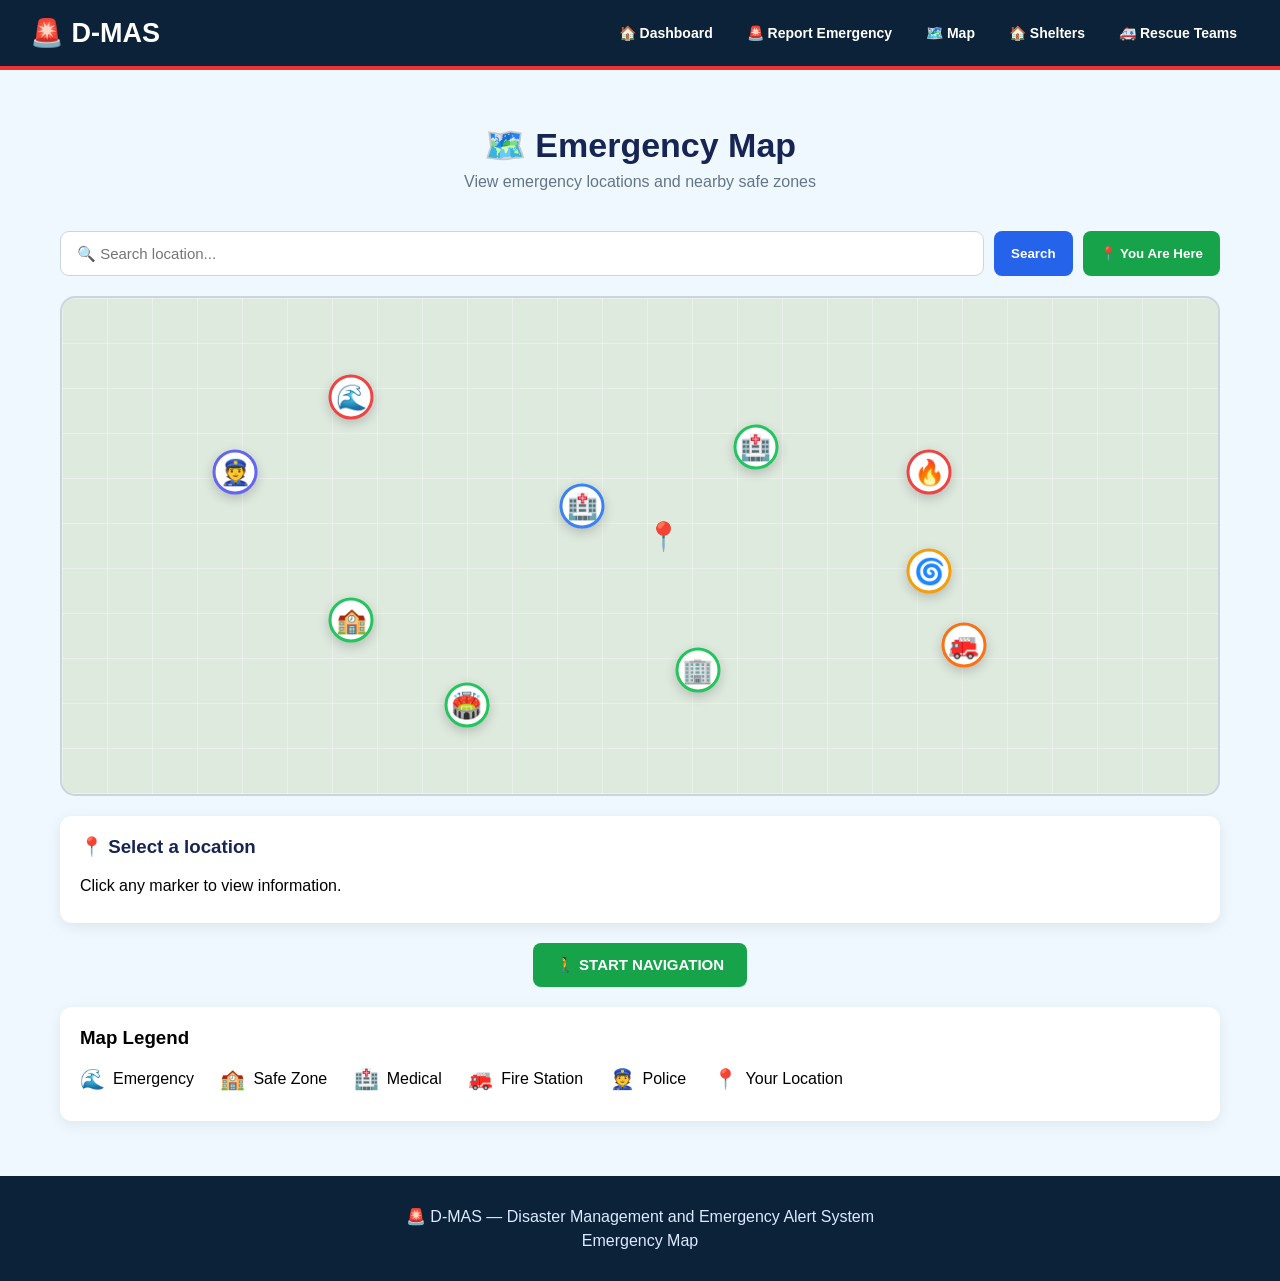
<file: map.html>
<!DOCTYPE html>
<html lang="en">

<head>

    <meta charset="UTF-8">

    <meta name="viewport"
          content="width=device-width, initial-scale=1.0">

    <title>D-MAS Emergency Map</title>

    <link rel="stylesheet" href="style.css">

</head>

<body>

    <!-- ================= HEADER ================= -->

    <header class="main-header">

        <div class="logo">
            🚨 D-MAS
        </div>

        <nav class="main-nav">

            <button onclick="openDashboard()">
                🏠 Dashboard
            </button>

            <button onclick="openAlert()">
                🚨 Report Emergency
            </button>

            <button onclick="openMap()">
                🗺️ Map
            </button>

            <button onclick="openShelters()">
                🏠 Shelters
            </button>

            <button onclick="openRescue()">
                🚑 Rescue Teams
            </button>

        </nav>

    </header>


    <!-- ================= MAIN ================= -->

    <main class="map-container">

        <div class="page-title">

            <h1>
                🗺️ Emergency Map
            </h1>

            <p>
                View emergency locations and nearby safe zones
            </p>

        </div>


        <!-- ================= SEARCH ================= -->

        <div class="map-search-box">

            <input
                type="text"
                id="mapSearch"
                placeholder="🔍 Search location..."
                onkeyup="searchMapLocation(this.value)"
            >

            <button onclick="searchMapLocation()">
                Search
            </button>

            <button
                onclick="showUserLocation()"
                class="location-button">

                📍 You Are Here

            </button>

        </div>


        <!-- ================= MAP ================= -->

        <section class="map-section">

            <div
                id="emergencyMap"
                class="emergency-map">


                <!-- ================= EMERGENCY MARKERS ================= -->

                <div
                    class="map-marker emergency-marker"
                    id="floodMarker"
                    style="top:20%; left:25%;"
                    onclick="showMarkerInfo('Flood')">

                    🌊

                </div>


                <div
                    class="map-marker emergency-marker"
                    id="fireMarker"
                    style="top:35%; left:75%;"
                    onclick="showMarkerInfo('Fire')">

                    🔥

                </div>


                <div
                    class="map-marker warning-marker"
                    id="cycloneMarker"
                    style="top:55%; left:75%;"
                    onclick="showMarkerInfo('Cyclone')">

                    🌀

                </div>


                <!-- ================= SHELTERS ================= -->

                <div
                    class="map-marker safe-marker"
                    id="governmentSchoolMarker"
                    style="top:65%; left:25%;"
                    onclick="showMarkerInfo('Government School')">

                    🏫

                </div>


                <div
                    class="map-marker safe-marker"
                    id="communityHallMarker"
                    style="top:75%; left:55%;"
                    onclick="showMarkerInfo('Community Hall')">

                    🏢

                </div>


                <div
                    class="map-marker safe-marker"
                    id="reliefCenterMarker"
                    style="top:30%; left:60%;"
                    onclick="showMarkerInfo('Relief Center')">

                    🏥

                </div>


                <div
                    class="map-marker safe-marker"
                    id="stadiumShelterMarker"
                    style="top:82%; left:35%;"
                    onclick="showMarkerInfo('Stadium Shelter')">

                    🏟️

                </div>


                <!-- ================= SERVICES ================= -->

                <div
                    class="map-marker hospital-marker"
                    id="hospitalMarker"
                    style="top:42%; left:45%;"
                    onclick="showMarkerInfo('Emergency Hospital')">

                    🏥

                </div>


                <div
                    class="map-marker fire-marker"
                    id="fireStationMarker"
                    style="top:70%; left:78%;"
                    onclick="showMarkerInfo('Fire Station')">

                    🚒

                </div>


                <div
                    class="map-marker police-marker"
                    id="policeMarker"
                    style="top:35%; left:15%;"
                    onclick="showMarkerInfo('Police Station')">

                    👮

                </div>


                <!-- ================= USER LOCATION ================= -->

                <div
                    class="user-marker"
                    id="userLocation"
                    style="top:48%; left:52%;">

                    📍

                </div>


                <!-- ================= NAVIGATION ROUTE ================= -->

                <div
                    id="navigationRoute"
                    class="navigation-route">
                </div>

            </div>


            <!-- ================= MAP INFO ================= -->

            <div
                class="map-info"
                id="mapInfo">

                <h3>
                    📍 Select a location
                </h3>

                <p>
                    Click any marker to view information.
                </p>

            </div>

        </section>


        <!-- ================= NAVIGATION ================= -->

        <div class="navigation-section">

            <button
                onclick="startNavigation()"
                class="navigation-button">

                🚶 START NAVIGATION

            </button>

        </div>


        <!-- ================= LEGEND ================= -->

        <section class="map-legend">

            <h3>
                Map Legend
            </h3>


            <div class="legend-item">

                <span class="legend-icon">
                    🌊
                </span>

                Emergency

            </div>


            <div class="legend-item">

                <span class="legend-icon">
                    🏫
                </span>

                Safe Zone

            </div>


            <div class="legend-item">

                <span class="legend-icon">
                    🏥
                </span>

                Medical

            </div>


            <div class="legend-item">

                <span class="legend-icon">
                    🚒
                </span>

                Fire Station

            </div>


            <div class="legend-item">

                <span class="legend-icon">
                    👮
                </span>

                Police

            </div>


            <div class="legend-item">

                <span class="legend-icon">
                    📍
                </span>

                Your Location

            </div>

        </section>

    </main>


    <!-- ================= FOOTER ================= -->

    <footer class="main-footer">

        <p>
            🚨 D-MAS — Disaster Management and Emergency Alert System
        </p>

        <p>
            Emergency Map
        </p>

    </footer>


    <!-- ================= SCRIPT ================= -->

    <script src="script.js"></script>

    <script>

        window.addEventListener("DOMContentLoaded", function () {

            var selectedShelter =
                localStorage.getItem("selectedShelter");

            var navigationMode =
                localStorage.getItem("navigationMode");


            if (selectedShelter) {

                if (typeof showMarkerInfo === "function") {
                    showMarkerInfo(selectedShelter);
                }


                if (
                    navigationMode === "navigate" &&
                    typeof startShelterNavigation === "function"
                ) {

                    startShelterNavigation(selectedShelter);

                }


                localStorage.removeItem("selectedShelter");

                localStorage.removeItem("navigationMode");

            }

        });

    </script>

</body>

</html>
</file>
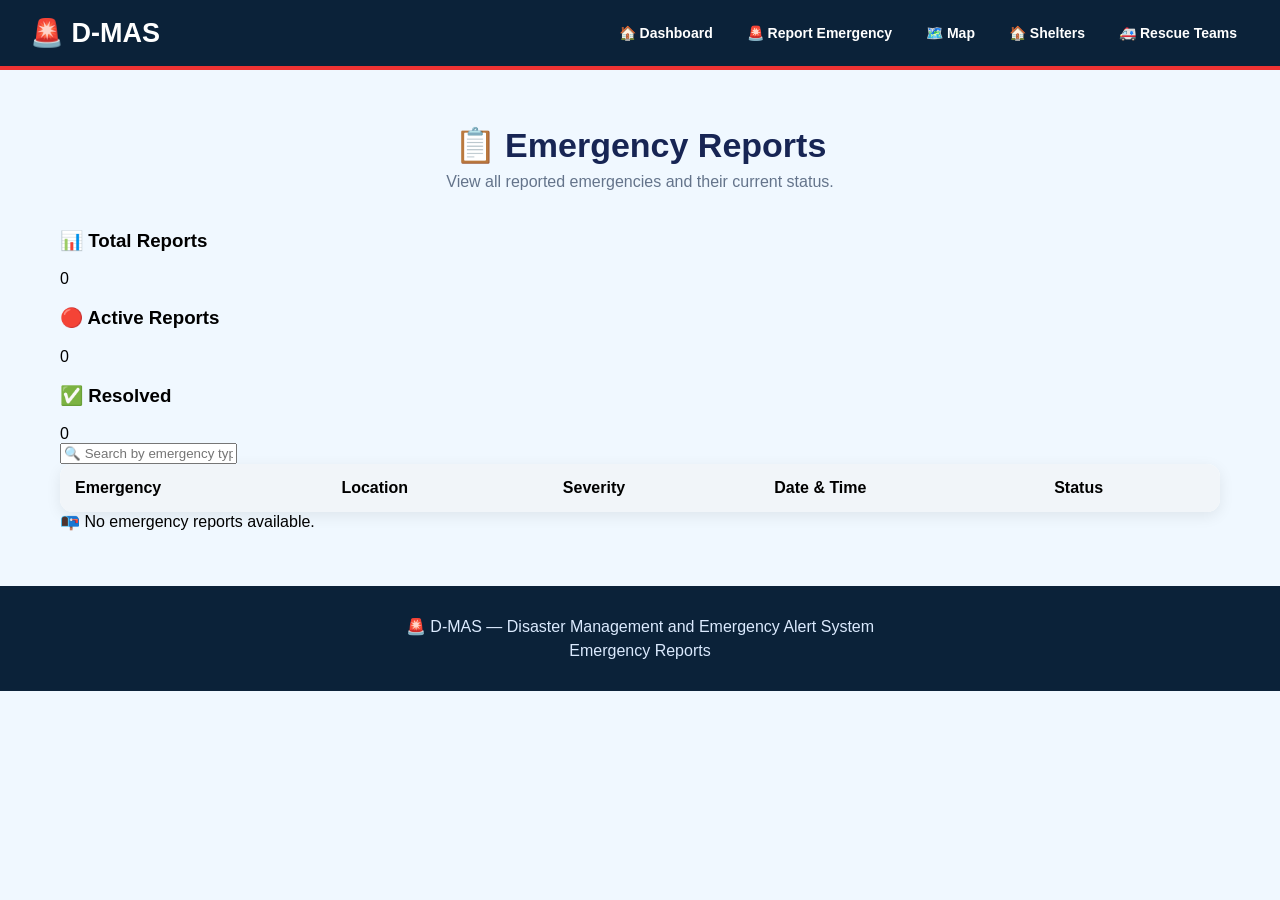
<file: reports.html>
<!DOCTYPE html>
<html lang="en">

<head>

    <meta charset="UTF-8">

    <meta name="viewport"
          content="width=device-width, initial-scale=1.0">

    <title>D-MAS Emergency Reports</title>

    <link rel="stylesheet" href="style.css">

</head>

<body>

    <!-- ================= HEADER ================= -->

    <header class="main-header">

        <div class="logo">
            🚨 D-MAS
        </div>

        <nav class="main-nav">

            <button onclick="openDashboard()">
                🏠 Dashboard
            </button>

            <button onclick="openAlert()">
                🚨 Report Emergency
            </button>

            <button onclick="openMap()">
                🗺️ Map
            </button>

            <button onclick="openShelters()">
                🏠 Shelters
            </button>

            <button onclick="openRescue()">
                🚑 Rescue Teams
            </button>

        </nav>

    </header>


    <!-- ================= MAIN ================= -->

    <main class="reports-container">

        <div class="page-title">

            <h1>
                📋 Emergency Reports
            </h1>

            <p>
                View all reported emergencies and their current status.
            </p>

        </div>


        <!-- ================= REPORT SUMMARY ================= -->

        <div class="report-summary">

            <div class="summary-card">

                <h3>
                    📊 Total Reports
                </h3>

                <div
                    id="totalReports"
                    class="summary-number">
                    0
                </div>

            </div>


            <div class="summary-card">

                <h3>
                    🔴 Active Reports
                </h3>

                <div
                    id="activeReports"
                    class="summary-number">
                    0
                </div>

            </div>


            <div class="summary-card">

                <h3>
                    ✅ Resolved
                </h3>

                <div
                    id="resolvedReports"
                    class="summary-number">
                    0
                </div>

            </div>

        </div>


        <!-- ================= SEARCH ================= -->

        <div class="reports-search">

            <input
                type="text"
                id="reportSearch"
                placeholder="🔍 Search by emergency type or location..."
                onkeyup="filterReports()">

        </div>


        <!-- ================= REPORT TABLE ================= -->

        <section class="reports-section">

            <div class="table-container">

                <table class="reports-table">

                    <thead>

                        <tr>

                            <th>
                                Emergency
                            </th>

                            <th>
                                Location
                            </th>

                            <th>
                                Severity
                            </th>

                            <th>
                                Date & Time
                            </th>

                            <th>
                                Status
                            </th>

                        </tr>

                    </thead>


                    <tbody id="reportsTableBody">

                        <tr>

                            <td
                                colspan="5"
                                style="text-align:center;">

                                Loading reports...

                            </td>

                        </tr>

                    </tbody>

                </table>

            </div>

        </section>


        <!-- ================= NO REPORT MESSAGE ================= -->

        <div
            id="noReportsMessage"
            class="no-reports-message">

            📭 No emergency reports available.

        </div>

    </main>


    <!-- ================= FOOTER ================= -->

    <footer class="main-footer">

        <p>
            🚨 D-MAS — Disaster Management and Emergency Alert System
        </p>

        <p>
            Emergency Reports
        </p>

    </footer>


    <!-- ================= SCRIPT ================= -->

    <script src="script.js"></script>


    <script>

        function loadReportsPage() {

            var table =
                document.getElementById("reportsTableBody");

            var noMessage =
                document.getElementById("noReportsMessage");

            var total =
                document.getElementById("totalReports");

            var active =
                document.getElementById("activeReports");

            var resolved =
                document.getElementById("resolvedReports");


            if (!table) return;


            var reports =
                getEmergencyReports();


            table.innerHTML = "";


            var activeCount = 0;
            var resolvedCount = 0;


            if (reports.length === 0) {

                if (noMessage) {
                    noMessage.style.display = "block";
                }

                if (total) {
                    total.innerText = "0";
                }

                if (active) {
                    active.innerText = "0";
                }

                if (resolved) {
                    resolved.innerText = "0";
                }

                return;

            }


            if (noMessage) {
                noMessage.style.display = "none";
            }


            reports
                .slice()
                .reverse()
                .forEach(function(report) {

                    if (report.status === "Resolved") {

                        resolvedCount++;

                    } else {

                        activeCount++;

                    }


                    var row =
                        document.createElement("tr");


                    row.style.cursor = "pointer";


                    row.onclick = function() {

                        openEmergencyDetails(report.id);

                    };


                    var severity =
                        report.severity || "Medium";


                    var severityClass =
                        severity.toLowerCase();


                    var status =
                        report.status ||
                        "Under Investigation";


                    var statusClass =
                        "investigating";


                    if (status === "In Progress") {

                        statusClass = "progress";

                    }

                    else if (status === "Resolved") {

                        statusClass = "monitoring";

                    }


                    row.innerHTML = `

                        <td>

                            ${getEmergencyIcon(report.type)}

                            ${report.type || "Emergency"}

                        </td>


                        <td>

                            ${report.location || "Unknown"}

                        </td>


                        <td>

                            <span class="severity ${severityClass}">

                                ${severity}

                            </span>

                        </td>


                        <td>

                            ${report.date || "Just now"}

                        </td>


                        <td>

                            <span class="status ${statusClass}">

                                ${status}

                            </span>

                        </td>

                    `;


                    table.appendChild(row);

                });


            if (total) {

                total.innerText =
                    reports.length;

            }


            if (active) {

                active.innerText =
                    activeCount;

            }


            if (resolved) {

                resolved.innerText =
                    resolvedCount;

            }

        }


        function filterReports() {

            var searchInput =
                document.getElementById("reportSearch");

            var searchText =
                searchInput.value
                    .toLowerCase()
                    .trim();


            var rows =
                document.querySelectorAll(
                    "#reportsTableBody tr"
                );


            var visibleCount = 0;


            rows.forEach(function(row) {

                var text =
                    row.innerText.toLowerCase();


                if (text.includes(searchText)) {

                    row.style.display = "";

                    visibleCount++;

                }

                else {

                    row.style.display = "none";

                }

            });


            var noMessage =
                document.getElementById(
                    "noReportsMessage"
                );


            if (noMessage) {

                if (visibleCount === 0) {

                    noMessage.style.display =
                        "block";

                }

                else {

                    noMessage.style.display =
                        "none";

                }

            }

        }


        window.addEventListener(
            "DOMContentLoaded",
            function() {

                loadReportsPage();

            }
        );

    </script>

</body>

</html>
</file>
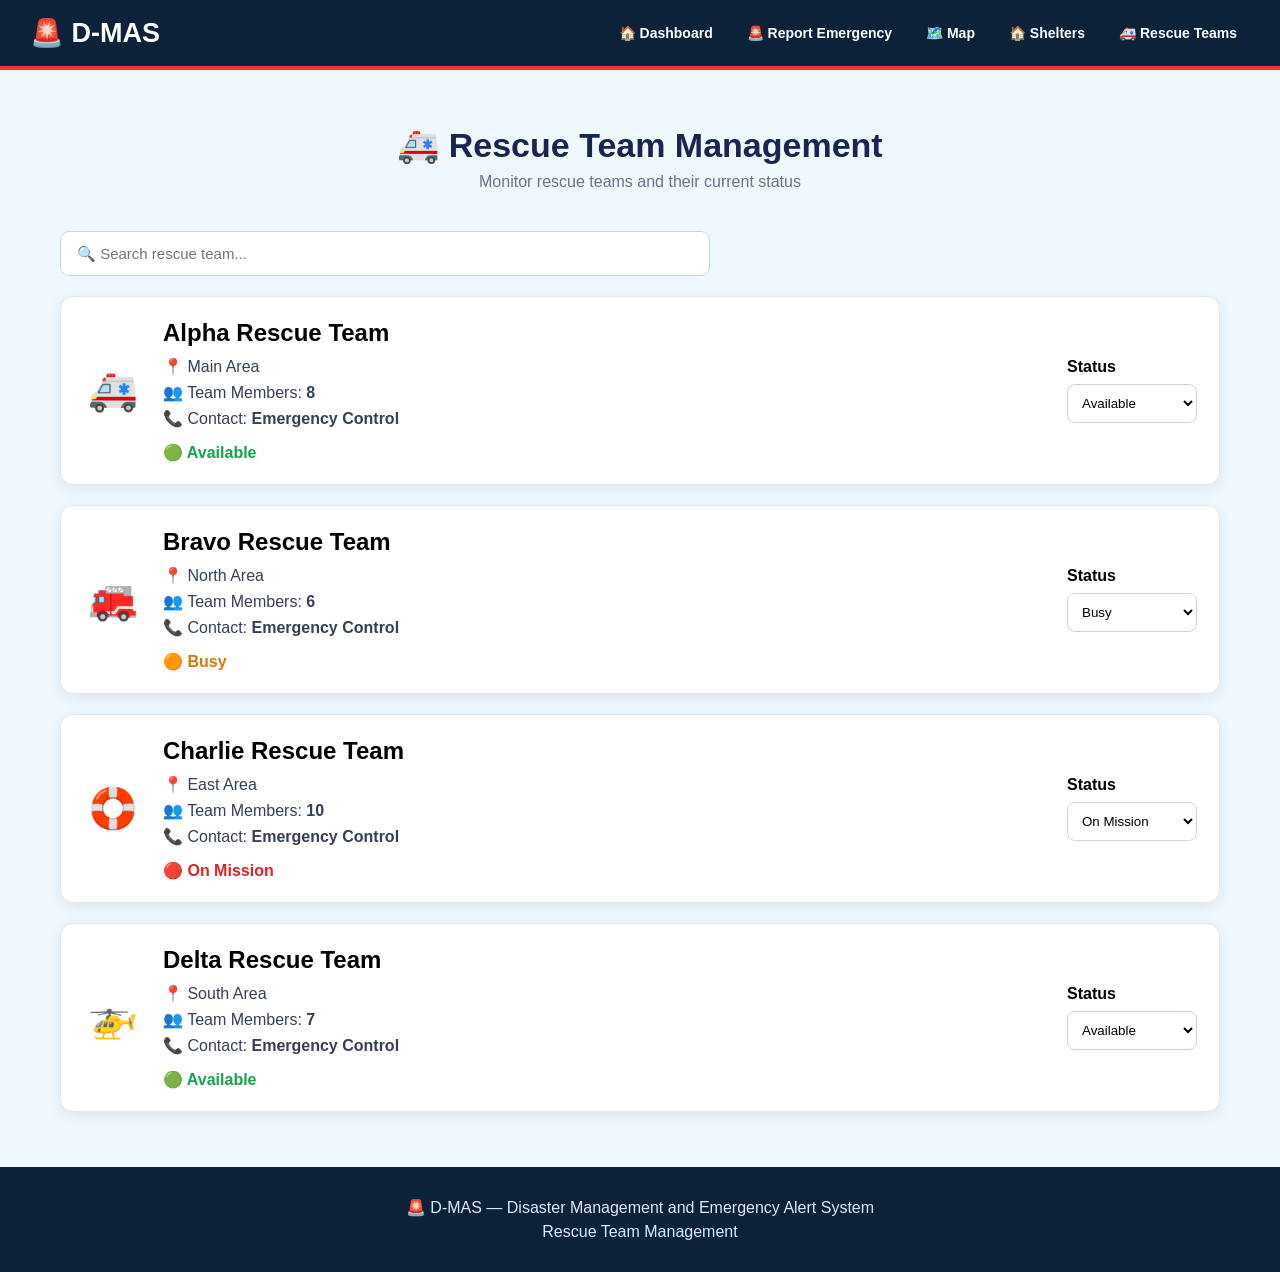
<file: rescue.html>
<!DOCTYPE html>
<html lang="en">

<head>

    <meta charset="UTF-8">

    <meta name="viewport"
        content="width=device-width, initial-scale=1.0">

    <title>D-MAS Rescue Teams</title>

    <link rel="stylesheet" href="style.css">

</head>


<body>

    <!-- ================= HEADER ================= -->

    <header class="main-header">

        <div class="logo">
            🚨 D-MAS
        </div>

        <nav class="main-nav">

            <button onclick="openDashboard()">
                🏠 Dashboard
            </button>

            <button onclick="openAlert()">
                🚨 Report Emergency
            </button>

            <button onclick="openMap()">
                🗺️ Map
            </button>

            <button onclick="openShelters()">
                🏠 Shelters
            </button>

            <button onclick="openRescue()">
                🚑 Rescue Teams
            </button>

        </nav>

    </header>



    <!-- ================= MAIN ================= -->

    <main class="rescue-container">

        <!-- TITLE -->

        <div class="page-title">

            <h1>
                🚑 Rescue Team Management
            </h1>

            <p>
                Monitor rescue teams and their current status
            </p>

        </div>



        <!-- ================= SEARCH ================= -->

        <div class="rescue-search-box">

            <input
                type="text"
                id="rescueSearch"
                placeholder="🔍 Search rescue team..."
                onkeyup="filterRescueTeams(this.value)"
            >

        </div>



        <!-- ================= RESCUE TEAMS ================= -->

        <section class="rescue-team-list">


            <!-- TEAM 1 -->

            <div
                class="rescue-team-card"
                data-team="Alpha Rescue Team">

                <div class="rescue-team-icon">
                    🚑
                </div>

                <div class="rescue-team-info">

                    <h2>
                        Alpha Rescue Team
                    </h2>

                    <p>
                        📍 Main Area
                    </p>

                    <p>
                        👥 Team Members:
                        <strong>8</strong>
                    </p>

                    <p>
                        📞 Contact:
                        <strong>Emergency Control</strong>
                    </p>

                    <span
                        class="rescue-status available">
                        🟢 Available
                    </span>

                </div>


                <div class="rescue-team-action">

                    <label>
                        Status
                    </label>

                    <select
                        onchange="updateRescueStatus('Alpha Rescue Team', this.value)">

                        <option value="Available">
                            Available
                        </option>

                        <option value="Busy">
                            Busy
                        </option>

                        <option value="On Mission">
                            On Mission
                        </option>

                    </select>

                </div>

            </div>



            <!-- TEAM 2 -->

            <div
                class="rescue-team-card"
                data-team="Bravo Rescue Team">

                <div class="rescue-team-icon">
                    🚒
                </div>

                <div class="rescue-team-info">

                    <h2>
                        Bravo Rescue Team
                    </h2>

                    <p>
                        📍 North Area
                    </p>

                    <p>
                        👥 Team Members:
                        <strong>6</strong>
                    </p>

                    <p>
                        📞 Contact:
                        <strong>Emergency Control</strong>
                    </p>

                    <span
                        class="rescue-status busy">
                        🟠 Busy
                    </span>

                </div>


                <div class="rescue-team-action">

                    <label>
                        Status
                    </label>

                    <select
                        onchange="updateRescueStatus('Bravo Rescue Team', this.value)">

                        <option value="Available">
                            Available
                        </option>

                        <option value="Busy" selected>
                            Busy
                        </option>

                        <option value="On Mission">
                            On Mission
                        </option>

                    </select>

                </div>

            </div>



            <!-- TEAM 3 -->

            <div
                class="rescue-team-card"
                data-team="Charlie Rescue Team">

                <div class="rescue-team-icon">
                    🛟
                </div>

                <div class="rescue-team-info">

                    <h2>
                        Charlie Rescue Team
                    </h2>

                    <p>
                        📍 East Area
                    </p>

                    <p>
                        👥 Team Members:
                        <strong>10</strong>
                    </p>

                    <p>
                        📞 Contact:
                        <strong>Emergency Control</strong>
                    </p>

                    <span
                        class="rescue-status on-mission">
                        🔴 On Mission
                    </span>

                </div>


                <div class="rescue-team-action">

                    <label>
                        Status
                    </label>

                    <select
                        onchange="updateRescueStatus('Charlie Rescue Team', this.value)">

                        <option value="Available">
                            Available
                        </option>

                        <option value="Busy">
                            Busy
                        </option>

                        <option value="On Mission" selected>
                            On Mission
                        </option>

                    </select>

                </div>

            </div>



            <!-- TEAM 4 -->

            <div
                class="rescue-team-card"
                data-team="Delta Rescue Team">

                <div class="rescue-team-icon">
                    🚁
                </div>

                <div class="rescue-team-info">

                    <h2>
                        Delta Rescue Team
                    </h2>

                    <p>
                        📍 South Area
                    </p>

                    <p>
                        👥 Team Members:
                        <strong>7</strong>
                    </p>

                    <p>
                        📞 Contact:
                        <strong>Emergency Control</strong>
                    </p>

                    <span
                        class="rescue-status available">
                        🟢 Available
                    </span>

                </div>


                <div class="rescue-team-action">

                    <label>
                        Status
                    </label>

                    <select
                        onchange="updateRescueStatus('Delta Rescue Team', this.value)">

                        <option value="Available">
                            Available
                        </option>

                        <option value="Busy">
                            Busy
                        </option>

                        <option value="On Mission">
                            On Mission
                        </option>

                    </select>

                </div>

            </div>


        </section>



        <!-- NO RESULTS -->

        <div
            id="noRescueResults"
            class="no-rescue-results">

            📭 No rescue teams found.

        </div>


    </main>



    <!-- ================= FOOTER ================= -->

    <footer class="main-footer">

        <p>
            🚨 D-MAS — Disaster Management and Emergency Alert System
        </p>

        <p>
            Rescue Team Management
        </p>

    </footer>



    <script src="script.js"></script>

</body>

</html>
</file>
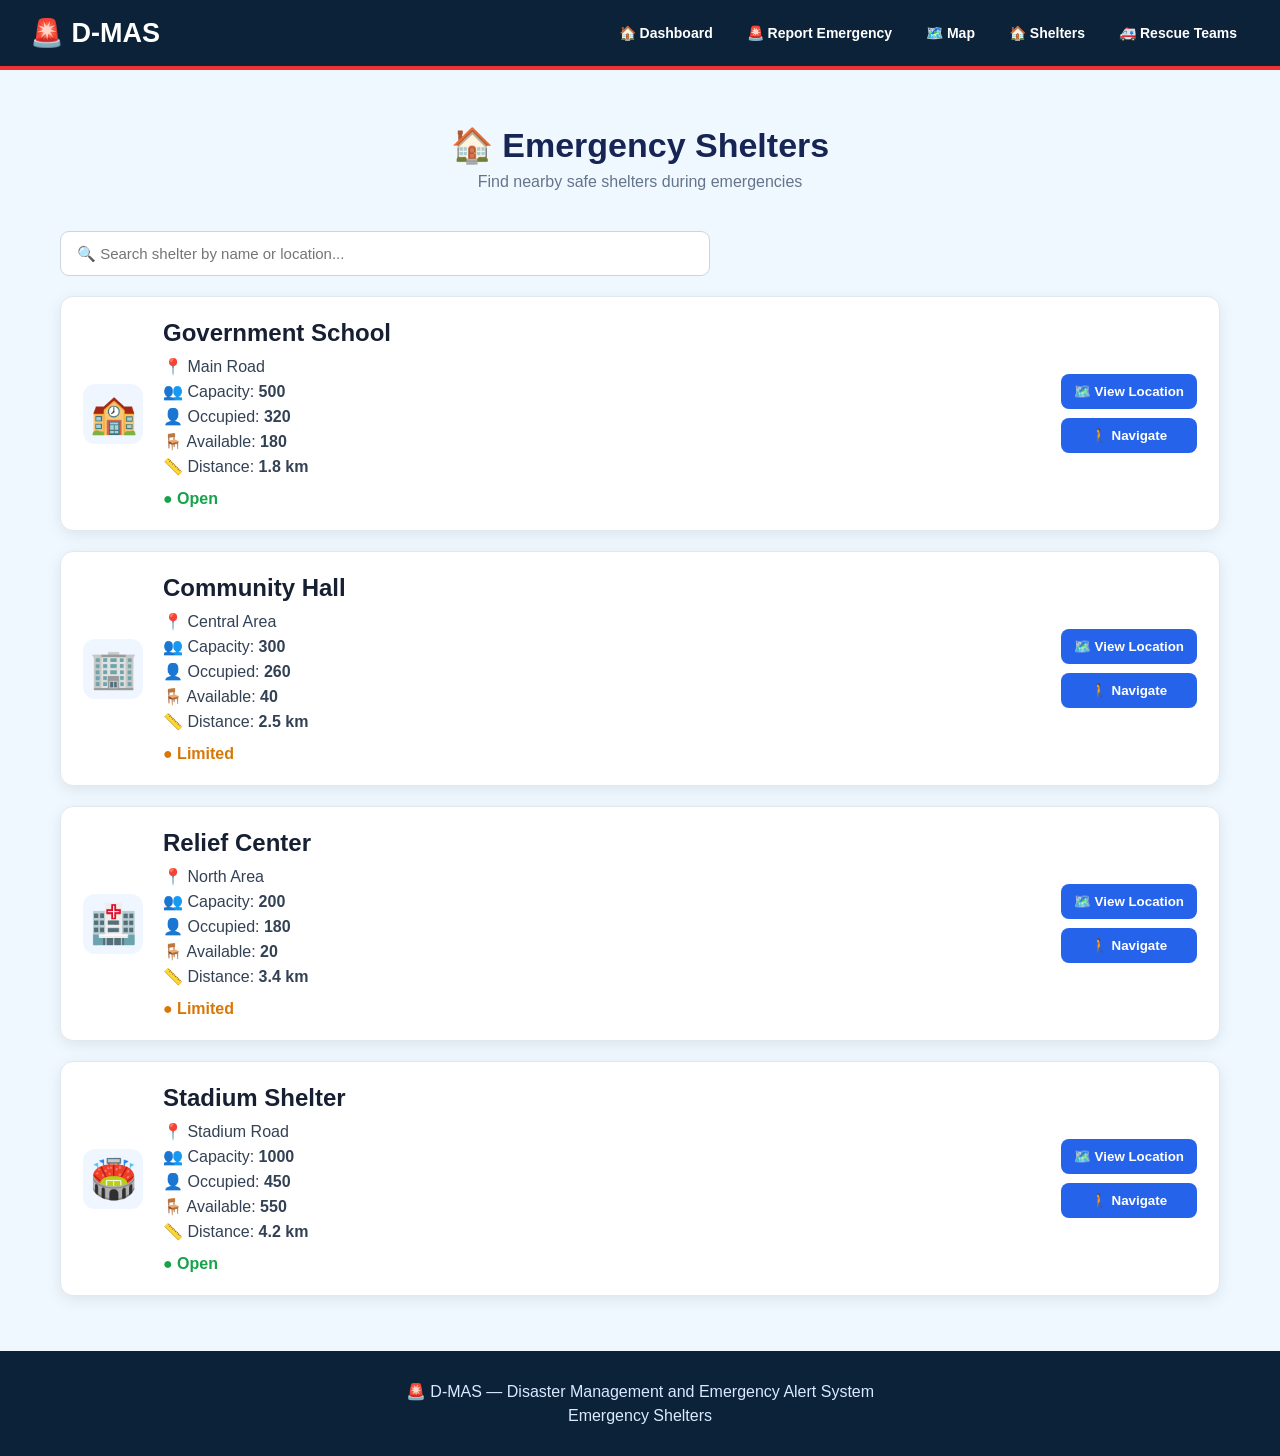
<file: shelters.html>
<!DOCTYPE html>
<html lang="en">

<head>

    <meta charset="UTF-8">

    <meta name="viewport"
          content="width=device-width, initial-scale=1.0">

    <title>D-MAS Emergency Shelters</title>

    <link rel="stylesheet" href="style.css">

</head>

<body>

    <!-- HEADER -->

    <header class="main-header">

        <div class="logo">
            🚨 D-MAS
        </div>

        <nav class="main-nav">

            <button onclick="openDashboard()">
                🏠 Dashboard
            </button>

            <button onclick="openAlert()">
                🚨 Report Emergency
            </button>

            <button onclick="openMap()">
                🗺️ Map
            </button>

            <button onclick="openShelters()">
                🏠 Shelters
            </button>

            <button onclick="openRescue()">
                🚑 Rescue Teams
            </button>

        </nav>

    </header>


    <!-- MAIN -->

    <main class="shelter-container">

        <div class="page-title">

            <h1>
                🏠 Emergency Shelters
            </h1>

            <p>
                Find nearby safe shelters during emergencies
            </p>

        </div>


        <!-- SEARCH -->

        <div class="shelter-search-box">

            <input
                type="text"
                id="shelterSearch"
                placeholder="🔍 Search shelter by name or location..."
                onkeyup="filterShelters(this.value)"
            >

        </div>


        <!-- SHELTERS -->

        <div class="shelter-list">


            <!-- GOVERNMENT SCHOOL -->

            <div
                class="shelter-card"
                data-shelter="Government School">

                <div class="shelter-icon">
                    🏫
                </div>

                <div class="shelter-content">

                    <h2>
                        Government School
                    </h2>

                    <p>
                        📍 Main Road
                    </p>

                    <p>
                        👥 Capacity:
                        <strong>500</strong>
                    </p>

                    <p>
                        👤 Occupied:
                        <strong>320</strong>
                    </p>

                    <p>
                        🪑 Available:
                        <strong>180</strong>
                    </p>

                    <p>
                        📏 Distance:
                        <strong>1.8 km</strong>
                    </p>

                    <span class="shelter-status open">
                        ● Open
                    </span>

                </div>

                <div class="shelter-actions">

                    <button
                        onclick="openShelterFromLocation('Government School')">

                        🗺️ View Location

                    </button>

                    <button
                        onclick="navigateToShelter('Government School')">

                        🚶 Navigate

                    </button>

                </div>

            </div>


            <!-- COMMUNITY HALL -->

            <div
                class="shelter-card"
                data-shelter="Community Hall">

                <div class="shelter-icon">
                    🏢
                </div>

                <div class="shelter-content">

                    <h2>
                        Community Hall
                    </h2>

                    <p>
                        📍 Central Area
                    </p>

                    <p>
                        👥 Capacity:
                        <strong>300</strong>
                    </p>

                    <p>
                        👤 Occupied:
                        <strong>260</strong>
                    </p>

                    <p>
                        🪑 Available:
                        <strong>40</strong>
                    </p>

                    <p>
                        📏 Distance:
                        <strong>2.5 km</strong>
                    </p>

                    <span class="shelter-status limited">
                        ● Limited
                    </span>

                </div>

                <div class="shelter-actions">

                    <button
                        onclick="openShelterFromLocation('Community Hall')">

                        🗺️ View Location

                    </button>

                    <button
                        onclick="navigateToShelter('Community Hall')">

                        🚶 Navigate

                    </button>

                </div>

            </div>


            <!-- RELIEF CENTER -->

            <div
                class="shelter-card"
                data-shelter="Relief Center">

                <div class="shelter-icon">
                    🏥
                </div>

                <div class="shelter-content">

                    <h2>
                        Relief Center
                    </h2>

                    <p>
                        📍 North Area
                    </p>

                    <p>
                        👥 Capacity:
                        <strong>200</strong>
                    </p>

                    <p>
                        👤 Occupied:
                        <strong>180</strong>
                    </p>

                    <p>
                        🪑 Available:
                        <strong>20</strong>
                    </p>

                    <p>
                        📏 Distance:
                        <strong>3.4 km</strong>
                    </p>

                    <span class="shelter-status limited">
                        ● Limited
                    </span>

                </div>

                <div class="shelter-actions">

                    <button
                        onclick="openShelterFromLocation('Relief Center')">

                        🗺️ View Location

                    </button>

                    <button
                        onclick="navigateToShelter('Relief Center')">

                        🚶 Navigate

                    </button>

                </div>

            </div>


            <!-- STADIUM SHELTER -->

            <div
                class="shelter-card"
                data-shelter="Stadium Shelter">

                <div class="shelter-icon">
                    🏟️
                </div>

                <div class="shelter-content">

                    <h2>
                        Stadium Shelter
                    </h2>

                    <p>
                        📍 Stadium Road
                    </p>

                    <p>
                        👥 Capacity:
                        <strong>1000</strong>
                    </p>

                    <p>
                        👤 Occupied:
                        <strong>450</strong>
                    </p>

                    <p>
                        🪑 Available:
                        <strong>550</strong>
                    </p>

                    <p>
                        📏 Distance:
                        <strong>4.2 km</strong>
                    </p>

                    <span class="shelter-status open">
                        ● Open
                    </span>

                </div>

                <div class="shelter-actions">

                    <button
                        onclick="openShelterFromLocation('Stadium Shelter')">

                        🗺️ View Location

                    </button>

                    <button
                        onclick="navigateToShelter('Stadium Shelter')">

                        🚶 Navigate

                    </button>

                </div>

            </div>


        </div>


        <!-- NO RESULTS -->

        <div
            id="noShelterResults"
            class="no-shelter-results">

            📭 No shelters found.

        </div>

    </main>


    <!-- FOOTER -->

    <footer class="main-footer">

        <p>
            🚨 D-MAS — Disaster Management and Emergency Alert System
        </p>

        <p>
            Emergency Shelters
        </p>

    </footer>


    <script src="script.js"></script>

</body>

</html>
</file>
<file: style.css>
/* =========================================================
   D-MAS
   Disaster Management & Emergency Alert System
   COMPLETE style.css
========================================================= */


/* =========================================================
   GLOBAL
========================================================= */

* {
    box-sizing: border-box;
}

html {
    scroll-behavior: smooth;
}

body {
    margin: 0;
    padding: 0;
    font-family: Arial, Helvetica, sans-serif;
    background: #F0F8FF;
    color: hsl(0, 0%, 0%)
}

button,
input,
select,
textarea {
    font-family: inherit;
}

button {
    cursor: pointer;
}

a {
    color: inherit;
}


/* =========================================================
   COMMON HEADER
========================================================= */

.main-header,
header {
    width: 100%;
    background: #0b2239;
    color: white;
    padding: 16px 30px;
    display: flex;
    align-items: center;
    justify-content: space-between;
    gap: 20px;
    flex-wrap: wrap;
    border-bottom: 4px solid #ef3333;
}

.logo {
    font-size: 27px;
    font-weight: bold;
    white-space: nowrap;
}

.main-nav,
nav {
    display: flex;
    align-items: center;
    gap: 8px;
    flex-wrap: wrap;
}

.main-nav button,
nav button {
    border: none;
    background: transparent;
    color: white;
    padding: 9px 13px;
    border-radius: 7px;
    font-size: 14px;
    font-weight: 600;
}

.main-nav button:hover,
nav button:hover {
    background: rgba(255, 255, 255, 0.12);
}


/* =========================================================
   COMMON PAGE CONTAINER
========================================================= */

.page-title {
    text-align: center;
    padding: 30px 20px 20px;
}

.page-title h1 {
    margin: 0;
    font-size: 34px;
    color: #172554;
}

.page-title p {
    margin: 8px 0 0;
    color: #64748b;
    font-size: 16px;
}

.map-container,
.admin-container,
.reports-container,
.shelter-container,
.rescue-container,
.alert-container {
    max-width: 1200px;
    margin: 0 auto;
    padding: 25px 20px;
}


/* =========================================================
   COMMON BUTTONS
========================================================= */

.primary-button {
    padding: 11px 18px;
    border: none;
    border-radius: 8px;
    background: #2563eb;
    color: white;
    font-weight: bold;
}

.primary-button:hover {
    background: #1d4ed8;
}

.success-button {
    padding: 11px 18px;
    border: none;
    border-radius: 8px;
    background: #16a34a;
    color: white;
    font-weight: bold;
}

.success-button:hover {
    background: #15803d;
}

.danger-button {
    padding: 11px 18px;
    border: none;
    border-radius: 8px;
    background: #dc2626;
    color: white;
    font-weight: bold;
}

.danger-button:hover {
    background: #b91c1c;
}


/* =========================================================
   FOOTER
========================================================= */

.main-footer,
footer {
    margin-top: 30px;
    padding: 25px 20px;
    background: #0b2239;
    color: #dbeafe;
    text-align: center;
}

.main-footer p,
footer p {
    margin: 6px 0;
}


/* =========================================================
   SEARCH BOXES
========================================================= */

.map-search-box,
.shelter-search-box,
.rescue-search-box,
.admin-search-box {
    width: 100%;
    margin: 20px 0;
}

.map-search-box {
    display: flex;
    gap: 10px;
    flex-wrap: wrap;
}

.map-search-box input,
.shelter-search-box input,
.rescue-search-box input,
.admin-search-box input {
    padding: 13px 16px;
    border: 1px solid #cbd5e1;
    border-radius: 9px;
    outline: none;
    background: white;
    font-size: 15px;
}

.map-search-box input {
    flex: 1;
    min-width: 230px;
}

.shelter-search-box input,
.rescue-search-box input,
.admin-search-box input {
    width: 100%;
    max-width: 650px;
}

.map-search-box input:focus,
.shelter-search-box input:focus,
.rescue-search-box input:focus,
.admin-search-box input:focus {
    border-color: #2563eb;
    box-shadow: 0 0 0 3px rgba(37, 99, 235, 0.10);
}

.map-search-box button {
    padding: 12px 17px;
    border: none;
    border-radius: 8px;
    background: #2563eb;
    color: white;
    font-weight: 600;
}

.map-search-box button:hover {
    background: #1d4ed8;
}

.location-button {
    background: #16a34a !important;
}


/* =========================================================
   MAP PAGE
========================================================= */

.map-section {
    width: 100%;
}

.emergency-map {
    position: relative;
    width: 100%;
    height: 500px;
    overflow: hidden;
    border-radius: 15px;
    border: 2px solid #cbd5e1;
    background:
        linear-gradient(
            90deg,
            rgba(255,255,255,0.35) 1px,
            transparent 1px
        ),
        linear-gradient(
            rgba(255,255,255,0.35) 1px,
            transparent 1px
        ),
        #dfeadf;
    background-size: 45px 45px;
}

.map-marker {
    position: absolute;
    width: 45px;
    height: 45px;
    display: flex;
    align-items: center;
    justify-content: center;
    border-radius: 50%;
    cursor: pointer;
    font-size: 25px;
    background: white;
    box-shadow: 0 4px 12px rgba(0,0,0,0.20);
    transform: translate(-50%, -50%);
    transition: 0.2s ease;
    z-index: 5;
}

.map-marker:hover {
    transform: translate(-50%, -50%) scale(1.15);
}

.emergency-marker {
    border: 3px solid #ef4444;
}

.warning-marker {
    border: 3px solid #f59e0b;
}

.safe-marker {
    border: 3px solid #22c55e;
}

.hospital-marker {
    border: 3px solid #3b82f6;
}

.fire-marker {
    border: 3px solid #f97316;
}

.police-marker {
    border: 3px solid #6366f1;
}

.selected-marker,
.selected-shelter {
    transform: translate(-50%, -50%) scale(1.3);
    box-shadow:
        0 0 0 6px rgba(37,99,235,0.22),
        0 5px 15px rgba(0,0,0,0.25);
    z-index: 20;
}

.user-marker {
    position: absolute;
    font-size: 28px;
    transform: translate(-50%, -50%);
    z-index: 15;
}

.location-active {
    transform: translate(-50%, -50%) scale(1.35);
    filter: drop-shadow(0 0 8px #2563eb);
}

.map-info {
    margin-top: 20px;
    padding: 20px;
    background: white;
    border-radius: 12px;
    box-shadow: 0 4px 15px rgba(0,0,0,0.08);
}

.map-info h3 {
    margin-top: 0;
    color: #172554;
}

.map-info p {
    margin: 8px 0;
}

.map-danger {
    color: #dc2626;
    font-weight: bold;
}

.map-warning {
    color: #d97706;
    font-weight: bold;
}

.map-open {
    color: #16a34a;
    font-weight: bold;
}

.map-limited {
    color: #d97706;
    font-weight: bold;
}


/* =========================================================
   NAVIGATION
========================================================= */

.navigation-section {
    margin: 20px 0;
    text-align: center;
}

.navigation-button {
    padding: 13px 23px;
    border: none;
    border-radius: 8px;
    background: #16a34a;
    color: white;
    font-weight: bold;
    font-size: 15px;
}

.navigation-button:hover {
    background: #15803d;
}

.navigation-route {
    display: none;
}

.navigation-route.route-active {
    display: block !important;
    position: absolute;
    top: 48%;
    left: 25%;
    width: 40%;
    height: 5px;
    background: #2563eb;
    transform: rotate(-10deg);
    border-radius: 10px;
    animation: routePulse 1.5s infinite;
    z-index: 3;
}

@keyframes routePulse {
    0% {
        opacity: 0.5;
    }

    50% {
        opacity: 1;
    }

    100% {
        opacity: 0.5;
    }
}

.navigation-status {
    margin-top: 15px;
    padding: 15px;
    border-radius: 10px;
    background: #ecfdf5;
    border: 1px solid #86efac;
    color: #166534;
}

.navigation-status p {
    margin: 7px 0;
}


/* =========================================================
   MAP LEGEND
========================================================= */

.map-legend {
    margin-top: 20px;
    padding: 20px;
    background: white;
    border-radius: 12px;
    box-shadow: 0 4px 15px rgba(0,0,0,0.07);
}

.map-legend h3 {
    margin-top: 0;
}

.legend-item {
    display: inline-flex;
    align-items: center;
    gap: 8px;
    margin-right: 22px;
    margin-bottom: 10px;
}

.legend-icon {
    font-size: 20px;
}


/* =========================================================
   SHELTERS
========================================================= */

.shelter-list {
    display: grid;
    gap: 20px;
}

.shelter-card {
    display: flex;
    align-items: center;
    gap: 20px;
    padding: 22px;
    background: white;
    border-radius: 13px;
    box-shadow: 0 4px 15px rgba(0,0,0,0.08);
    border: 1px solid #e2e8f0;
}

.shelter-card:hover {
    box-shadow: 0 7px 20px rgba(0,0,0,0.12);
}

.shelter-icon {
    min-width: 60px;
    width: 60px;
    height: 60px;
    display: flex;
    align-items: center;
    justify-content: center;
    background: #eff6ff;
    border-radius: 12px;
    font-size: 38px;
}

.shelter-content {
    flex: 1;
}

.shelter-content h2 {
    margin: 0 0 10px;
    color: #172033;
}

.shelter-content p {
    margin: 6px 0;
    color: #334155;
}

.shelter-status {
    display: inline-block;
    margin-top: 8px;
    font-weight: bold;
}

.shelter-status.open {
    color: #16a34a;
}

.shelter-status.limited {
    color: #d97706;
}

.shelter-actions {
    display: flex;
    flex-direction: column;
    gap: 9px;
}

.shelter-actions button {
    min-width: 120px;
    padding: 10px 13px;
    border: none;
    border-radius: 8px;
    background: #2563eb;
    color: white;
    font-weight: 600;
}

.shelter-actions button:hover {
    background: #1d4ed8;
}

.no-shelter-results,
.no-rescue-results {
    display: none;
    text-align: center;
    padding: 30px;
    margin-top: 20px;
    background: white;
    border-radius: 10px;
    color: #64748b;
}


/* =========================================================
   RESCUE TEAMS
========================================================= */

.rescue-team-list {
    display: grid;
    gap: 20px;
}

.rescue-team-card {
    display: flex;
    align-items: center;
    gap: 20px;
    padding: 22px;
    background: white;
    border-radius: 13px;
    box-shadow: 0 4px 15px rgba(0,0,0,0.08);
    border: 1px solid #e2e8f0;
}

.rescue-team-card:hover {
    box-shadow: 0 7px 20px rgba(0,0,0,0.12);
}

.rescue-team-icon {
    min-width: 60px;
    font-size: 40px;
    text-align: center;
}

.rescue-team-info {
    flex: 1;
}

.rescue-team-info h2 {
    margin: 0 0 10px;
}

.rescue-team-info p {
    margin: 7px 0;
    color: #334155;
}

.rescue-status {
    display: inline-block;
    margin-top: 8px;
    font-weight: bold;
}

.rescue-status.available {
    color: #16a34a;
}

.rescue-status.busy {
    color: #d97706;
}

.rescue-status.on-mission {
    color: #dc2626;
}

.rescue-team-action {
    display: flex;
    flex-direction: column;
    gap: 8px;
    min-width: 130px;
}

.rescue-team-action label {
    font-weight: bold;
}

.rescue-team-action select {
    padding: 10px;
    border: 1px solid #cbd5e1;
    border-radius: 8px;
    background: white;
}


/* =========================================================
   REPORTS PAGE
========================================================= */

.reports-container {
    max-width: 1200px;
}

.reports-stats {
    display: grid;
    grid-template-columns: repeat(3, 1fr);
    gap: 20px;
    margin: 25px 0;
}

.report-stat-card {
    background: white;
    padding: 25px;
    border-radius: 13px;
    text-align: center;
    box-shadow: 0 4px 15px rgba(0,0,0,0.08);
}

.report-stat-card h3 {
    margin: 8px 0;
}

.report-stat-number {
    font-size: 30px;
    font-weight: bold;
    color: #172033;
}

.reports-table-container {
    width: 100%;
    overflow-x: auto;
    background: white;
    border-radius: 13px;
    box-shadow: 0 4px 15px rgba(0,0,0,0.08);
}

.reports-table {
    width: 100%;
    min-width: 750px;
    border-collapse: collapse;
}

.reports-table th {
    padding: 15px;
    text-align: left;
    background: #f1f5f9;
}

.reports-table td {
    padding: 14px;
    border-bottom: 1px solid #e2e8f0;
}

.reports-table tr:hover {
    background: #f8fafc;
}


/* =========================================================
   SEVERITY
========================================================= */

.severity {
    display: inline-block;
    padding: 5px 11px;
    border-radius: 20px;
    font-size: 13px;
    font-weight: bold;
}

.severity.high {
    background: #fee2e2;
    color: #dc2626;
}

.severity.medium {
    background: #fef3c7;
    color: #d97706;
}

.severity.low {
    background: #dcfce7;
    color: #16a34a;
}


/* =========================================================
   STATUS
========================================================= */

.status {
    font-weight: 600;
}

.status.investigating {
    color: #2563eb;
}

.status.progress {
    color: #d97706;
}

.status.resolved,
.status.monitoring {
    color: #16a34a;
}


/* =========================================================
   ADMIN PANEL
========================================================= */

.admin-container {
    max-width: 1200px;
}

.admin-title {
    margin-bottom: 25px;
}

.admin-title h1 {
    margin: 0;
    color: #172554;
}

.admin-title p {
    color: #64748b;
}

.admin-stats {
    display: grid;
    grid-template-columns: repeat(4, 1fr);
    gap: 20px;
    margin-bottom: 25px;
}

.admin-stat-card {
    background: white;
    padding: 22px;
    border-radius: 13px;
    box-shadow: 0 4px 15px rgba(0,0,0,0.08);
    border-left: 5px solid #2563eb;
}

.admin-stat-card h3 {
    margin: 0 0 8px;
}

.admin-stat-number {
    font-size: 28px;
    font-weight: bold;
    color: #2563eb;
}

.admin-stat-number.high {
    color: #dc2626;
}

.admin-filters {
    display: flex;
    gap: 10px;
    flex-wrap: wrap;
    margin: 20px 0;
}

.admin-filters button,
.filter-btn {
    padding: 10px 16px;
    border: none;
    border-radius: 8px;
    background: #e9eef5;
    color: #172033;
    font-weight: 600;
}

.admin-filters button:hover,
.filter-btn:hover {
    background: #d6e0ec;
}

.admin-filters .active,
.filter-btn.active {
    background: #2563eb;
    color: white;
}


/* =========================================================
   ADMIN REPORT TABLE
========================================================= */

.table-container {
    width: 100%;
    overflow-x: auto;
    background: white;
    border-radius: 13px;
    box-shadow: 0 4px 15px rgba(0,0,0,0.08);
}

.admin-report-table {
    width: 100%;
    min-width: 850px;
    border-collapse: collapse;
}

.admin-report-table th {
    padding: 15px;
    background: #f1f5f9;
    text-align: left;
}

.admin-report-table td {
    padding: 14px;
    border-bottom: 1px solid #e2e8f0;
}

.admin-report-table tr:hover {
    background: #f8fafc;
}

.view-report-btn {
    padding: 8px 12px;
    border: none;
    border-radius: 7px;
    background: #2563eb;
    color: white;
    font-weight: 600;
}

.admin-report-table select {
    padding: 8px 10px;
    border: 1px solid #cbd5e1;
    border-radius: 7px;
    background: white;
}


/* =========================================================
   HIGH SEVERITY ALERT
========================================================= */

.high-severity-alert {
    display: none;
    align-items: center;
    gap: 15px;
    padding: 16px 20px;
    margin-bottom: 20px;
    border-radius: 10px;
    background: #fee2e2;
    border: 1px solid #ef4444;
    color: #991b1b;
}

.high-alert-icon {
    font-size: 30px;
}

.high-alert-content {
    flex: 1;
}

.high-alert-content h3 {
    margin: 0 0 5px;
    font-size: 18px;
}

.high-alert-content p {
    margin: 0;
    font-size: 14px;
}

.close-alert-btn {
    border: none;
    background: transparent;
    color: #991b1b;
    font-size: 20px;
    cursor: pointer;
    font-weight: bold;
}

.close-alert-btn:hover {
    opacity: 0.7;
}


/* =========================================================
   ADMIN LOGIN
========================================================= */

.admin-login-page {
    min-height: 100vh;
    display: flex;
    justify-content: center;
    align-items: center;
    padding: 25px;
    background: #f3f6fa;
}

.admin-login-card {
    width: 100%;
    max-width: 430px;
    padding: 35px;
    background: white;
    border-radius: 15px;
    box-shadow: 0 8px 30px rgba(0,0,0,0.12);
    text-align: center;
}

.admin-login-icon {
    font-size: 50px;
}

.admin-login-card h1 {
    margin: 10px 0 5px;
    color: #172554;
}

.admin-login-card h2 {
    margin: 5px 0;
}

.admin-login-card p {
    color: #64748b;
}

.login-field {
    text-align: left;
    margin: 18px 0;
}

.login-field label {
    display: block;
    margin-bottom: 7px;
    font-weight: bold;
}

.login-field input {
    width: 100%;
    padding: 12px;
    border: 1px solid #cbd5e1;
    border-radius: 8px;
    outline: none;
}

.login-field input:focus {
    border-color: #2563eb;
}

.admin-login-btn {
    width: 100%;
    padding: 13px;
    border: none;
    border-radius: 8px;
    background: #2563eb;
    color: white;
    font-weight: bold;
    font-size: 15px;
}

.admin-login-btn:hover {
    background: #1d4ed8;
}

.back-dashboard-btn {
    width: 100%;
    margin-top: 12px;
    padding: 11px;
    border: 1px solid #cbd5e1;
    border-radius: 8px;
    background: white;
    color: #172033;
    font-weight: 600;
}

.back-dashboard-btn:hover {
    background: #f1f5f9;
}

.login-message {
    min-height: 20px;
    font-weight: 600;
}


/* =========================================================
   EMERGENCY ALERT / REPORT FORM
========================================================= */

.alert-form-container {
    max-width: 800px;
    margin: 30px auto;
    padding: 30px;
    background: white;
    border-radius: 14px;
    box-shadow: 0 4px 18px rgba(0,0,0,0.08);
}

.alert-form-container h1 {
    color: #172554;
}

.form-group {
    margin-bottom: 18px;
}

.form-group label {
    display: block;
    margin-bottom: 7px;
    font-weight: bold;
}

.form-group input,
.form-group select,
.form-group textarea {
    width: 100%;
    padding: 12px;
    border: 1px solid #cbd5e1;
    border-radius: 8px;
    outline: none;
    background: white;
}

.form-group textarea {
    min-height: 120px;
    resize: vertical;
}

.form-group input:focus,
.form-group select:focus,
.form-group textarea:focus {
    border-color: #2563eb;
}

.form-submit-btn {
    width: 100%;
    padding: 13px;
    border: none;
    border-radius: 8px;
    background: #dc2626;
    color: white;
    font-weight: bold;
    font-size: 15px;
}

.form-submit-btn:hover {
    background: #b91c1c;
}


/* =========================================================
   DETAIL CARD
========================================================= */

.detail-card {
    max-width: 800px;
    margin: 30px auto;
    padding: 30px;
    background: white;
    border-radius: 14px;
    box-shadow: 0 4px 18px rgba(0,0,0,0.08);
}

.detail-row {
    display: flex;
    justify-content: space-between;
    gap: 20px;
    padding: 13px 0;
    border-bottom: 1px solid #e2e8f0;
}

.detail-row:last-child {
    border-bottom: none;
}

.detail-label {
    font-weight: bold;
}

.detail-value {
    text-align: right;
    color: #475569;
}


/* =========================================================
   HOME PAGE
========================================================= */

.home-container {
    max-width: 1200px;
    margin: auto;
    padding: 40px 20px;
}

.hero-section {
    text-align: center;
    padding: 60px 20px;
    background: white;
    border-radius: 15px;
    box-shadow: 0 5px 20px rgba(0,0,0,0.08);
}

.hero-section h1 {
    margin: 0;
    color: #172554;
    font-size: 40px;
}

.hero-section p {
    color: #64748b;
    font-size: 18px;
}

.hero-buttons {
    display: flex;
    justify-content: center;
    flex-wrap: wrap;
    gap: 12px;
    margin-top: 25px;
}


/* =========================================================
   GENERAL CARDS
========================================================= */

.card {
    background: white;
    border-radius: 13px;
    padding: 22px;
    box-shadow: 0 4px 15px rgba(0,0,0,0.08);
}


/* =========================================================
   RESPONSIVE
========================================================= */

@media (max-width: 900px) {

    .admin-stats {
        grid-template-columns: repeat(2, 1fr);
    }

    .reports-stats {
        grid-template-columns: 1fr;
    }

    .shelter-card,
    .rescue-team-card {
        align-items: flex-start;
    }

}


@media (max-width: 700px) {

    .main-header,
    header {
        padding: 14px 18px;
        flex-direction: column;
        align-items: flex-start;
    }

    .main-nav,
    nav {
        width: 100%;
        justify-content: flex-start;
    }

    .page-title h1 {
        font-size: 28px;
    }

    .admin-stats {
        grid-template-columns: 1fr;
    }

    .shelter-card,
    .rescue-team-card {
        flex-direction: column;
    }

    .shelter-actions,
    .rescue-team-action {
        width: 100%;
    }

    .shelter-actions button {
        width: 100%;
    }

    .emergency-map {
        height: 420px;
    }

}


@media (max-width: 500px) {

    .map-container,
    .admin-container,
    .reports-container,
    .shelter-container,
    .rescue-container,
    .alert-container {
        padding: 18px 12px;
    }

    .emergency-map {
        height: 360px;
    }

    .map-search-box {
        flex-direction: column;
    }

    .map-search-box input,
    .map-search-box button {
        width: 100%;
    }

    .legend-item {
        display: flex;
        margin-right: 0;
    }

}
</file>
